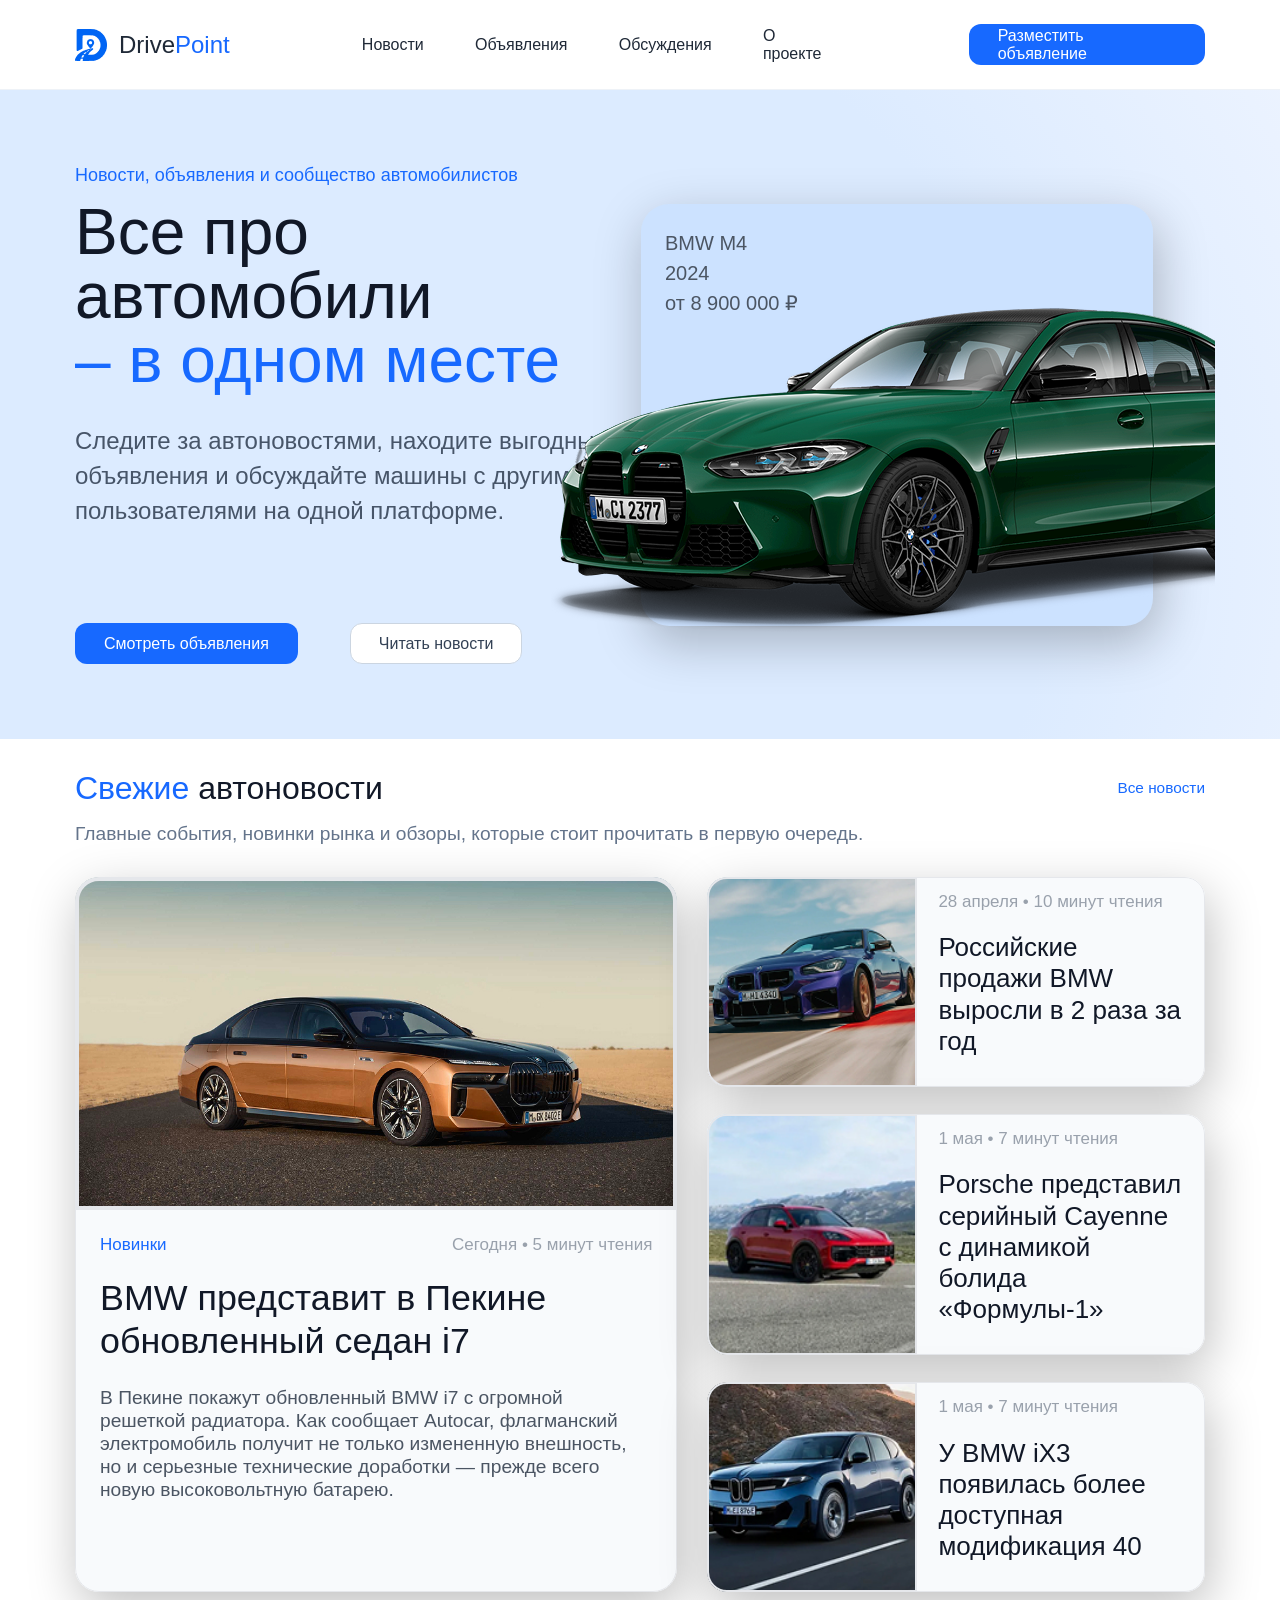
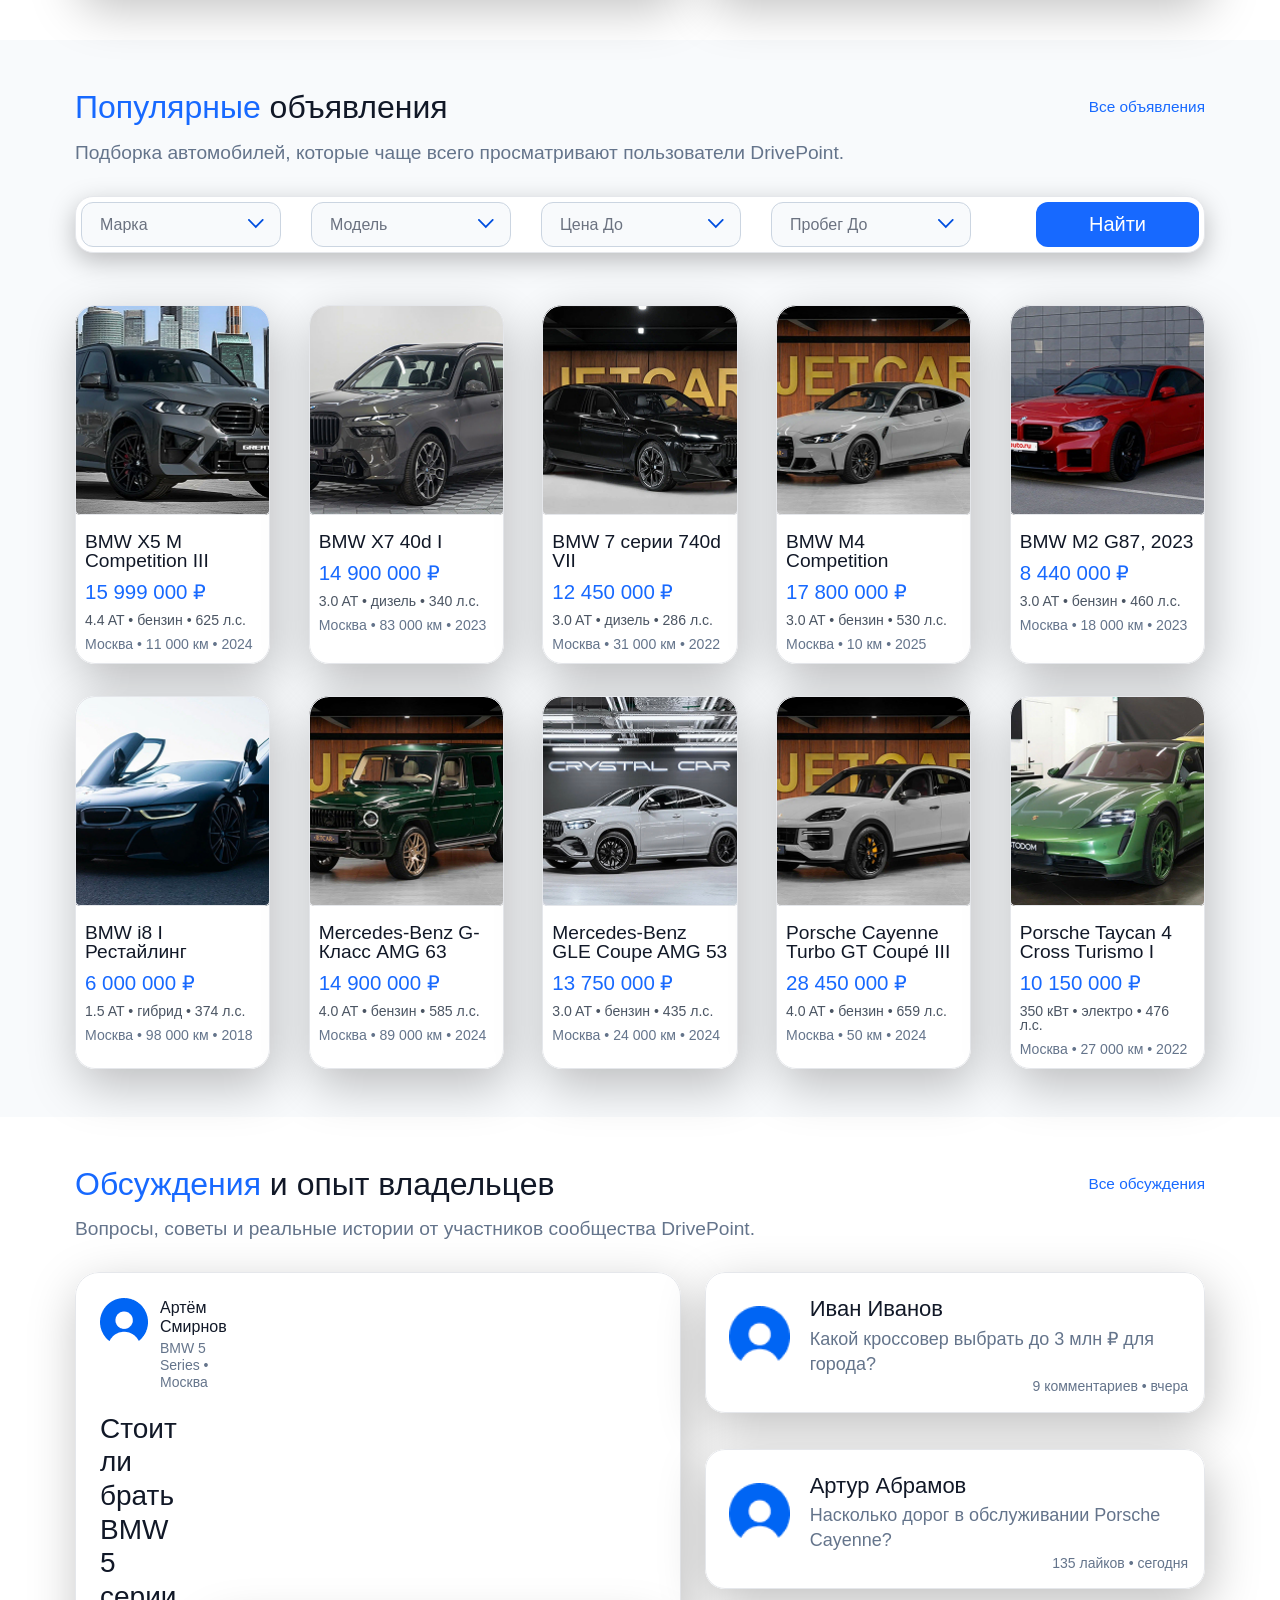
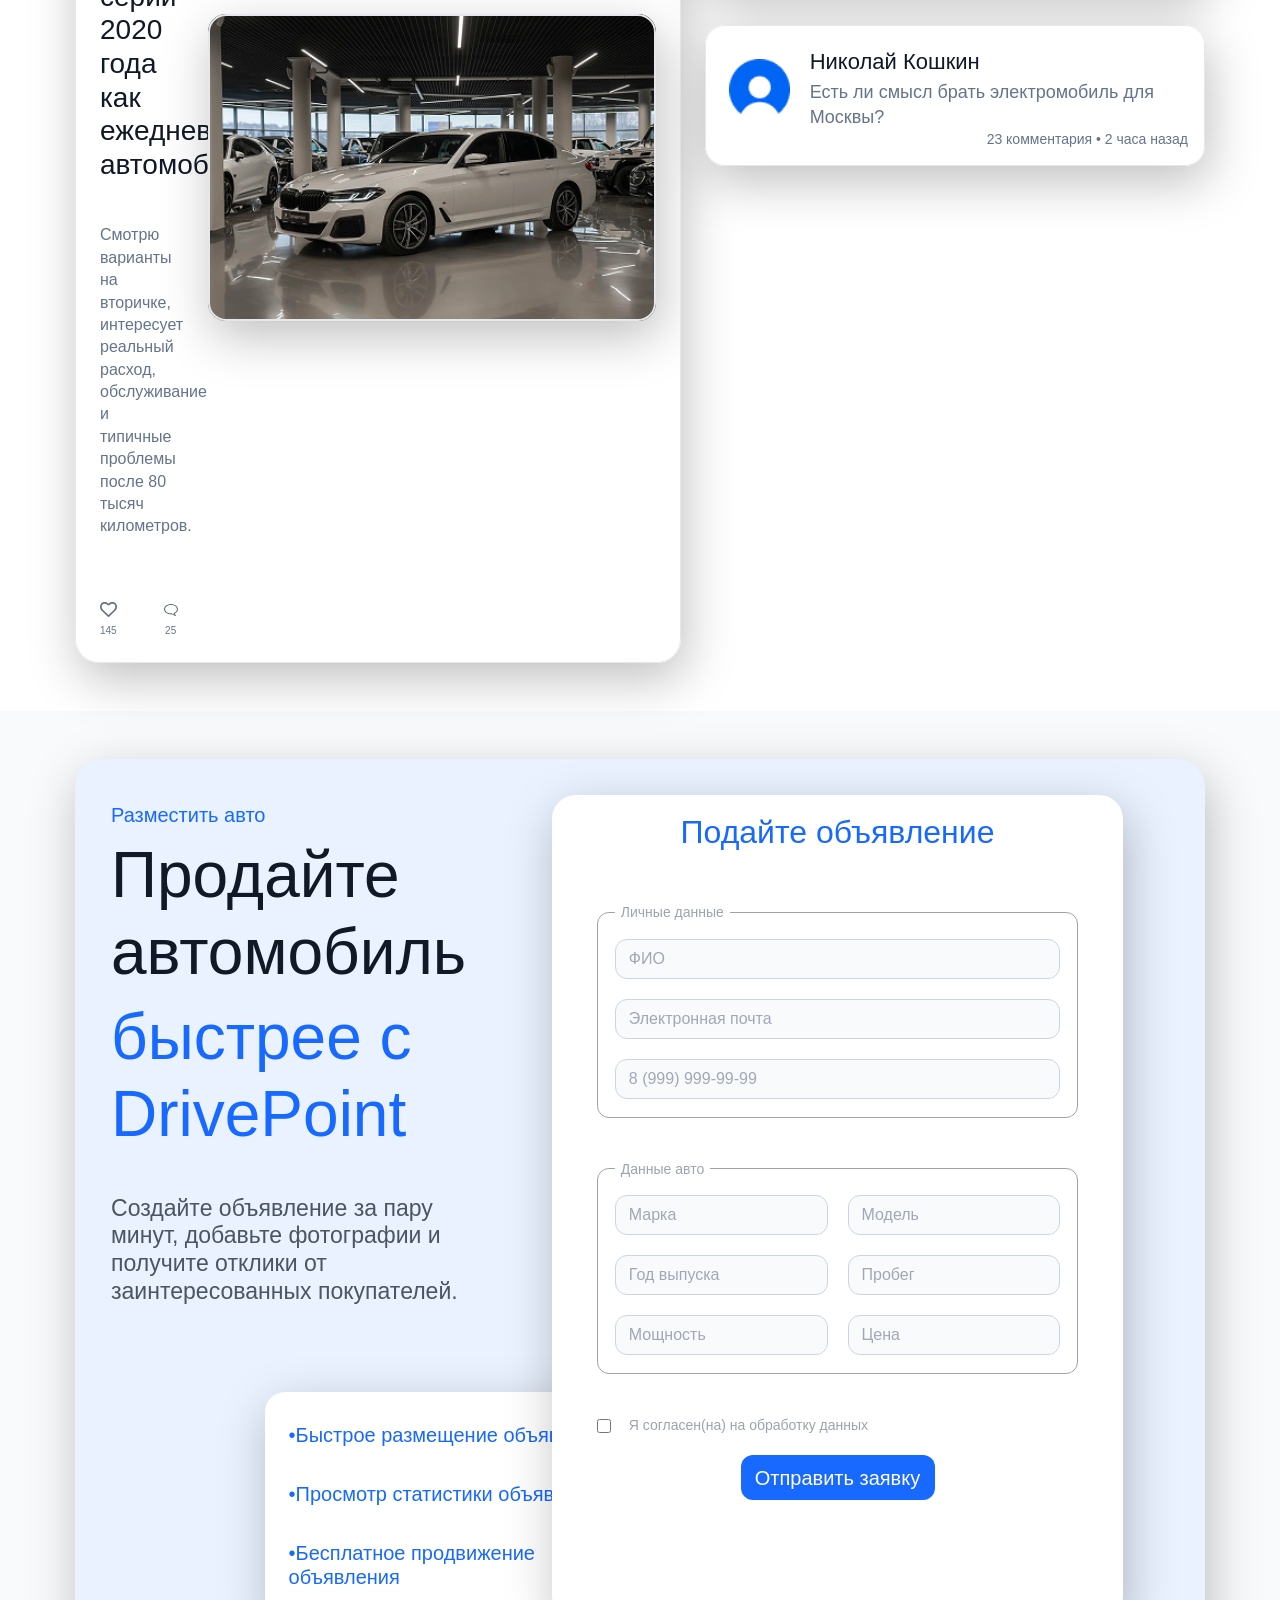
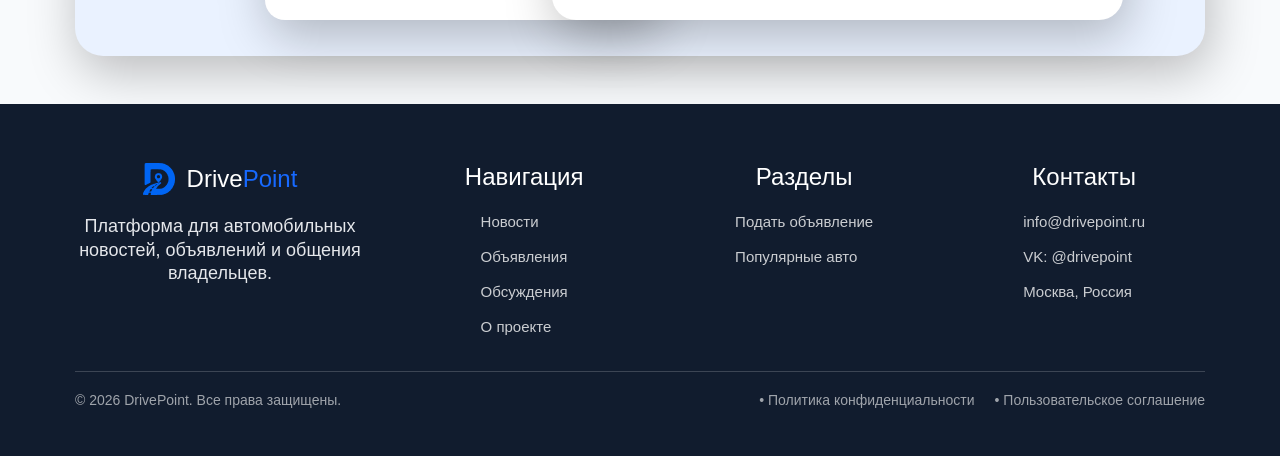
<file: index.html>
<!DOCTYPE html>
<html lang="ru">
    <head>
    <meta charset="UTF-8">
    <meta name="viewport" content="width=device-width, initial-scale=1.0">
    <title>DrivePoint</title>
    <link rel="stylesheet" href="styles/style.css">
    </head>
    <body>
    <header class="header">
        <div class="container header_container">
            <div class="logotype">
                <img src="images/logo.png" alt="DrivePoint" class="logo-image">
                <a href="#" class="logo">Drive<span>Point</span></a>
            </div>
            <nav class="nav">
                <ul class="nav_list">
                <li><a href="#news">Новости</a></li>
                <li><a href="#cars">Объявления</a></li>
                <li><a href="#community">Обсуждения</a></li>
                <li><a href="#about">О проекте</a></li>
                </ul>
            </nav>
            <div class="header_right">
                <a href="#cta" class="button button-primary">Разместить объявление</a>
                <button class="burger" aria-label="Меню">
                    <span></span>
                    <span></span>
                    <span></span>
                </button>
            </div>
        </div>
    </header>
    <main>
        <section class="hero">
            <div class="container">
                <div class="hero_content">
                    <div class="hero_left">
                        <p class="hero_label">Новости, объявления и сообщество автомобилистов</p>
                        <h1 class="hero_title">
                        Все про автомобили
                        <span>– в одном месте</span>
                        </h1>
                        <p class="hero_description">
                        Следите за автоновостями, находите выгодные объявления и обсуждайте
                        машины с другими пользователями на одной платформе.
                        </p>
                        <div class="hero_actions">
                            <a href="#cars" class="button button-primary">Смотреть объявления</a>
                            <a href="#news" class="button button-secondary">Читать новости</a>
                        </div>
                    </div>
                    <div class="hero_right">
                        <div class="hero-card">
                            <p class="hero-card_meta">BMW M4<br >2024<br >от 8 900 000 ₽</p>
                            <img src="images/hero-car.png" alt="BMW M4" class="hero-card_image">
                        </div>
                        <div class="hero_actions">
                            <a href="#cars" class="button button-primary">Смотреть объявления</a>
                            <a href="#news" class="button button-secondary">Читать новости</a>
                        </div>
                    </div>
                </div>
            </div>
        </section>
        
        <section id="news" class="news section">
            <div class="container">
                <div class="section-heading">
                    <div>
                        <h2><span>Свежие</span> автоновости</h2>
                        <p>Главные события, новинки рынка и обзоры, которые стоит прочитать в первую очередь.</p>
                    </div>
                    <a href="#" class="section-link">Все новости</a>
                </div>
                <div class="news-layout">
                    <article class="news-main-card">
                        <div class="news-main-card_media">
                            <img src="images/news-img/news-main.jpg" alt="BMW i7" class="news-main-card_image" >
                        </div>
                        <div class="news-main-card_content">
                            <div class="news-main-card_topline">
                                <span class="news-main-card_tag">Новинки</span>
                                <span class="news-main-card_meta">Сегодня • 5 минут чтения</span>
                            </div>
                            <h3 class="news-main-card_title">BMW представит в Пекине обновленный седан i7</h3>
                            <p class="news-main-card_text">
                                В Пекине покажут обновленный BMW i7 с огромной решеткой радиатора. Как 
                                сообщает Autocar, флагманский электромобиль получит не только измененную 
                                внешность, но и серьезные технические доработки — прежде всего новую 
                                высоковольтную батарею.
                            </p>
                        </div>
                    </article>
                    <div class="news-side-list">
                        <article class="news-side-card">
                            <div class="news-side-card_media">
                                <img src="images/news-img/news-1.jpg" alt="BMW M2" class="news-side-card_image" >
                            </div>
                            <div class="news-side-card_content">
                                <p class="news-side-card_meta">28 апреля • 10 минут чтения</p>
                                <h3 class="news-side-card_title">Российские продажи BMW выросли в 2 раза за год</h3>
                            </div>
                        </article>
                        <article class="news-side-card">
                            <div class="news-side-card_media">
                                <img src="images/news-img/news-2.jpg" alt="Porsche Cayenne" class="news-side-card_image" >
                            </div>
                            <div class="news-side-card_content">
                                <p class="news-side-card_meta">1 мая • 7 минут чтения</p>
                                <h3 class="news-side-card_title">Porsche представил серийный Cayenne с динамикой болида «Формулы-1»</h3>
                            </div>
                        </article>
                        <article class="news-side-card">
                            <div class="news-side-card_media">
                                <img src="images/news-img/news-3.jpg" alt="BMW iX3" class="news-side-card_image" >
                            </div>
                            <div class="news-side-card_content">
                                <p class="news-side-card_meta">1 мая • 7 минут чтения</p>
                                <h3 class="news-side-card_title">У BMW iX3 появилась более доступная модификация 40</h3>
                            </div>
                        </article>
                    </div>
                </div>
            </div>
        </section>

        <section id="cars" class="cars section">
            <div class="container">
                <div class="section-heading">
                    <div>
                        <h2><span>Популярные</span> объявления</h2>
                        <p>Подборка автомобилей, которые чаще всего просматривают пользователи DrivePoint.</p>
                    </div>
                    <a href="#" class="section-link">Все объявления</a>
                </div>
                <div class="cars-toolbar">
                    <div class="cars-toolbar_filters">
                        <select class="cars-filter">
                            <option>Марка</option>
                            <option>BMW</option>
                            <option>Mercedes-Benz</option>
                            <option>Porsche</option>
                        </select>
                        <select class="cars-filter">
                            <option>Модель</option>
                            <option>X5 M</option>
                            <option>X7</option>
                            <option>M4</option>
                            <option>7 серия</option>
                            <option>M2</option>
                            <option>i8</option>
                            <option>G-class</option>
                            <option>GLE Coupe</option>
                            <option>Cayenne</option>
                            <option>Taycan</option>
                        </select>
                        <select class="cars-filter">
                            <option>Цена До</option>
                            <option>10 000 000 ₽</option>
                            <option>15 000 000 ₽</option>
                            <option>20 000 000 ₽</option>
                        </select>
                        <select class="cars-filter">
                            <option>Пробег До</option>
                            <option>10 000 км</option>
                            <option>50 000 км</option>
                            <option>100 000 км</option>
                        </select>
                    </div>
                    <button class="cars-search-button" type="button">Найти</button>
                </div>
                <div class="cars-grid">
                    <article class="car-card">
                        <div class="car-card_media">
                            <img src="images/car-img/car-1.jpg" alt="BMW X5 M Competition III" class="car-card_image" >
                        </div>
                        <div class="car-card_content">
                            <h3 class="car-card_title">BMW X5 M Competition III</h3>
                            <p class="car-card_price">15 999 000 ₽</p>
                            <p class="car-card_specs">4.4 AT • бензин • 625 л.с.</p>
                            <p class="car-card_meta">Москва • 11 000 км • 2024</p>
                        </div>
                    </article>
                    <article class="car-card">
                        <div class="car-card_media">
                            <img src="images/car-img/car-2.jpg" alt="BMW X7 40d I" class="car-card_image" >
                        </div>
                        <div class="car-card_content">
                            <h3 class="car-card_title">BMW X7 40d I</h3>
                            <p class="car-card_price">14 900 000 ₽</p>
                            <p class="car-card_specs">3.0 AT • дизель • 340 л.с.</p>
                            <p class="car-card_meta">Москва • 83 000 км • 2023</p>
                        </div>
                    </article>
                    <article class="car-card">
                        <div class="car-card_media">
                            <img src="images/car-img/car-3.jpg" alt="BMW 7 серии 740d VII" class="car-card_image" >
                        </div>
                        <div class="car-card_content">
                            <h3 class="car-card_title">BMW 7 серии 740d VII</h3>
                            <p class="car-card_price">12 450 000 ₽</p>
                            <p class="car-card_specs">3.0 AT • дизель • 286 л.с.</p>
                            <p class="car-card_meta">Москва • 31 000 км • 2022</p>
                        </div>
                    </article>
                    <article class="car-card">
                        <div class="car-card_media">
                            <img src="images/car-img/car-4.jpg" alt="BMW M4 Competition" class="car-card_image" >
                        </div>
                        <div class="car-card_content">
                            <h3 class="car-card_title">BMW M4 Competition</h3>
                            <p class="car-card_price">17 800 000 ₽</p>
                            <p class="car-card_specs">3.0 AT • бензин • 530 л.с.</p>
                            <p class="car-card_meta">Москва • 10 км • 2025</p>
                        </div>
                    </article>
                    <a href="listing.html" class="car-card">
                        <div class="car-card_media">
                            <img src="images/car-img/car-5.jpg" alt="BMW M2 G87, 2023" class="car-card_image" >
                        </div>
                        <div class="car-card_content">
                            <h3 class="car-card_title">BMW M2 G87, 2023</h3>
                            <p class="car-card_price">8 440 000 ₽</p>
                            <p class="car-card_specs">3.0 AT • бензин • 460 л.с.</p>
                            <p class="car-card_meta">Москва • 18 000 км • 2023</p>
                        </div>
                    </a>
                    <article class="car-card">
                        <div class="car-card_media">
                            <img src="images/car-img/car-6.jpg" alt="BMW i8 I Рестайлинг" class="car-card_image" >
                        </div>
                        <div class="car-card_content">
                            <h3 class="car-card_title">BMW i8 I Рестайлинг</h3>
                            <p class="car-card_price">6 000 000 ₽</p>
                            <p class="car-card_specs">1.5 AT • гибрид • 374 л.с.</p>
                            <p class="car-card_meta">Москва • 98 000 км • 2018</p>
                        </div>
                    </article>
                    <article class="car-card">
                        <div class="car-card_media">
                            <img src="images/car-img/car-7.jpg" alt="Mercedes-Benz G-Класс AMG 63" class="car-card_image" >
                        </div>
                        <div class="car-card_content">
                            <h3 class="car-card_title">Mercedes-Benz G-Класс AMG 63</h3>
                            <p class="car-card_price">14 900 000 ₽</p>
                            <p class="car-card_specs">4.0 AT • бензин • 585 л.с.</p>
                            <p class="car-card_meta">Москва • 89 000 км • 2024</p>
                        </div>
                    </article>
                    <article class="car-card">
                        <div class="car-card_media">
                            <img src="images/car-img/car-8.jpg" alt="Mercedes-Benz GLE Coupe AMG 53" class="car-card_image" >
                        </div>
                        <div class="car-card_content">
                            <h3 class="car-card_title">Mercedes-Benz GLE Coupe AMG 53</h3>
                            <p class="car-card_price">13 750 000 ₽</p>
                            <p class="car-card_specs">3.0 AT • бензин • 435 л.с.</p>
                            <p class="car-card_meta">Москва • 24 000 км • 2024</p>
                        </div>
                    </article>
                    <article class="car-card">
                        <div class="car-card_media">
                            <img src="images/car-img/car-9.jpg" alt="Porsche Cayenne Turbo GT Coupé III" class="car-card_image" >
                        </div>
                        <div class="car-card_content">
                            <h3 class="car-card_title">Porsche Cayenne Turbo GT Coupé III</h3>
                            <p class="car-card_price">28 450 000 ₽</p>
                            <p class="car-card_specs">4.0 AT • бензин • 659 л.с.</p>
                            <p class="car-card_meta">Москва • 50 км • 2024</p>
                        </div>
                    </article>

                    <article class="car-card">
                        <div class="car-card_media">
                            <img src="images/car-img/car-10.jpg" alt="Porsche Taycan 4 Cross Turismo I" class="car-card_image" >
                        </div>
                        <div class="car-card_content">
                            <h3 class="car-card_title">Porsche Taycan 4 Cross Turismo I</h3>
                            <p class="car-card_price">10 150 000 ₽</p>
                            <p class="car-card_specs">350 кВт • электро • 476 л.с.</p>
                            <p class="car-card_meta">Москва • 27 000 км • 2022</p>
                        </div>
                    </article>
                </div>
            </div>
        </section>

        <section id="community" class="community section">
            <div class="container">
                <div class="section-heading">
                    <div>
                        <h2><span>Обсуждения</span> и опыт владельцев</h2>
                        <p>Вопросы, советы и реальные истории от участников сообщества DrivePoint.</p>
                    </div>
                    <a href="#" class="section-link">Все обсуждения</a>
                </div>
                <div class="community-layout">
                    <article class="community-featured-card">
                        <div class="community-featured-card_content">
                            <div class="community-author">
                                <div class="community-author_avatar">
                                    <img src="images/avatar.png" alt="Артём Смирнов" >
                                </div>
                                <div class="community-author_info">
                                    <h3 class="community-author_name">Артём Смирнов</h3>
                                    <p class="community-author_meta">BMW 5 Series • Москва</p>
                                </div>
                            </div>
                            <h3 class="community-featured-card_title">
                                Стоит ли брать BMW 5 серии 2020 года как ежедневный автомобиль?
                            </h3>
                            <p class="community-featured-card_text">
                                Смотрю варианты на вторичке, интересует реальный расход, обслуживание
                                и типичные проблемы после 80 тысяч километров.
                            </p>
                            <div class="community-featured-card_stats">
                                <div class="community-stat">
                                    <img src="images/like.svg" alt="Лайки" class="community-stat_icon" >
                                    <span class="community-stat_value">145</span>
                                </div>
                                <div class="community-stat">
                                    <img src="images/comment.svg" alt="Комментарии" class="community-stat_icon" >
                                    <span class="community-stat_value">25</span>
                                </div>
                            </div>
                        </div>
                        <div class="community-featured-card_media">
                            <img src="images/community-main.jpg" alt="BMW 5 серии" class="community-featured-card_image" >
                        </div>
                    </article>
                    <div class="community-side-list">
                        <article class="community-side-card">
                            <div class="community-side-card_main">
                                <div class="community-author">
                                    <div class="community-author_avatar-l">
                                        <img src="images/avatar.png" alt="Иван Иванов" >
                                    </div>

                                    <div class="community-author_info">
                                        <h3 class="community-author_name">Иван Иванов</h3>
                                        <p class="community-side-card_title">Какой кроссовер выбрать до 3 млн ₽ для города?</p>
                                    </div>
                                </div>
                            </div>
                            <p class="community-side-card_meta">9 комментариев • вчера</p>
                        </article>
                        <article class="community-side-card">
                            <div class="community-side-card_main">
                                <div class="community-author">
                                    <div class="community-author_avatar-l">
                                        <img src="images/avatar.png" alt="Артур Абрамов" >
                                    </div>

                                    <div class="community-author_info">
                                        <h3 class="community-author_name">Артур Абрамов</h3>
                                        <p class="community-side-card_title">Насколько дорог в обслуживании Porsche Cayenne?</p>
                                    </div>
                                </div>
                            </div>
                            <p class="community-side-card_meta">135 лайков • сегодня</p>
                        </article>
                        <article class="community-side-card">
                            <div class="community-side-card_main">
                                <div class="community-author">
                                    <div class="community-author_avatar-l">
                                        <img src="images/avatar.png" alt="Николай Кошкин" >
                                    </div>

                                    <div class="community-author_info">
                                        <h3 class="community-author_name">Николай Кошкин</h3>
                                        <p class="community-side-card_title">Есть ли смысл брать электромобиль для Москвы?</p>
                                    </div>
                                </div>
                            </div>
                            <p class="community-side-card_meta">23 комментария • 2 часа назад</p>
                        </article>
                    </div>
                </div>
            </div>
        </section>

        <section id="cta" class="cta section">
            <div class="container">
                <div class="cta_wrapper">
                    <div class="cta_left">
                        <p class="cta_label">Разместить авто</p>
                        <h2 class="cta_title">
                            Продайте автомобиль
                            <span>быстрее с DrivePoint</span>
                        </h2>
                        <p class="cta_description">
                            Создайте объявление за пару минут, добавьте фотографии и получите
                            отклики от заинтересованных покупателей.
                        </p>
                        <div class="cta_benefits">
                            <ul class="cta_benefits-list">
                                <li>•Быстрое размещение объявления</li>
                                <li>•Просмотр статистики объявления</li>
                                <li>•Бесплатное продвижение объявления</li>
                            </ul>
                        </div>
                    </div>
                    <div class="cta_right">
                        <form class="form-card">
                            <h3 class="form-card_title">Подайте объявление</h3>
                            <fieldset class="form-section">
                                <legend>Личные данные</legend>
                                <div class="form-fields form-fields-single">
                                    <input type="text" name="name" placeholder="ФИО" >
                                    <input type="email" name="email" placeholder="Электронная почта" >
                                    <input type="tel" name="phone" placeholder="8 (999) 999-99-99" >
                                </div>
                            </fieldset>
                            <fieldset class="form-section">
                                <legend>Данные авто</legend>
                                <div class="form-fields form-fields-grid">
                                    <input type="text" name="brand" placeholder="Марка" >
                                    <input type="text" name="model" placeholder="Модель" >
                                    <input type="text" name="year" placeholder="Год выпуска" >
                                    <input type="text" name="mileage" placeholder="Пробег" >
                                    <input type="text" name="power" placeholder="Мощность" >
                                    <input type="text" name="price" placeholder="Цена" >
                                </div>
                            </fieldset>
                            <label class="form-checkbox">
                                <input type="checkbox" name="agreement" >
                                <span>Я согласен(на) на обработку данных</span>
                            </label>
                            <button type="submit" class="form-submit">
                                Отправить заявку
                            </button>
                        </form>
                    </div>
                </div>
            </div>
        </section>
    </main>

    <footer class="footer" id="about">
        <div class="container">
            <div class="footer_top">
                <div class="footer_column footer_column-brand">
                    <div class="logotype-footer">
                        <img src="images/logo.png" alt="DrivePoint" class="logo-footer_image" >
                        <a href="#" class="logo-footer">Drive<span>Point</span></a>
                    </div>
                    <p class="footer_description">
                        Платформа для автомобильных новостей, объявлений и общения владельцев.
                    </p>
                </div>
                <div class="footer_column">
                    <h3>Навигация</h3>
                    <ul>
                        <li><a href="#news">Новости</a></li>
                        <li><a href="#cars">Объявления</a></li>
                        <li><a href="#community">Обсуждения</a></li>
                        <li><a href="#about">О проекте</a></li>
                    </ul>
                </div>

                <div class="footer_column">
                    <h3>Разделы</h3>
                    <ul>
                        <li><a href="#cta">Подать объявление</a></li>
                        <li><a href="#cars">Популярные авто</a></li>
                    </ul>
                </div>

                <div class="footer_column">
                    <h3>Контакты</h3>
                    <ul>
                        <li><a href="mailto:info@drivepoint.ru">info@drivepoint.ru</a></li>
                        <li><a href="#about">VK: @drivepoint</a></li>
                        <li><span>Москва, Россия</span></li>
                    </ul>
                </div>
            </div>
            <div class="footer_bottom">
                <p>© 2026 DrivePoint. Все права защищены.</p>
                <div class="footer_links">
                    <a href="#about"> • Политика конфиденциальности</a>
                    <a href="#about"> • Пользовательское соглашение</a>
                </div>
            </div>
        </div>
    </footer>
    </body>
</html>
</file>
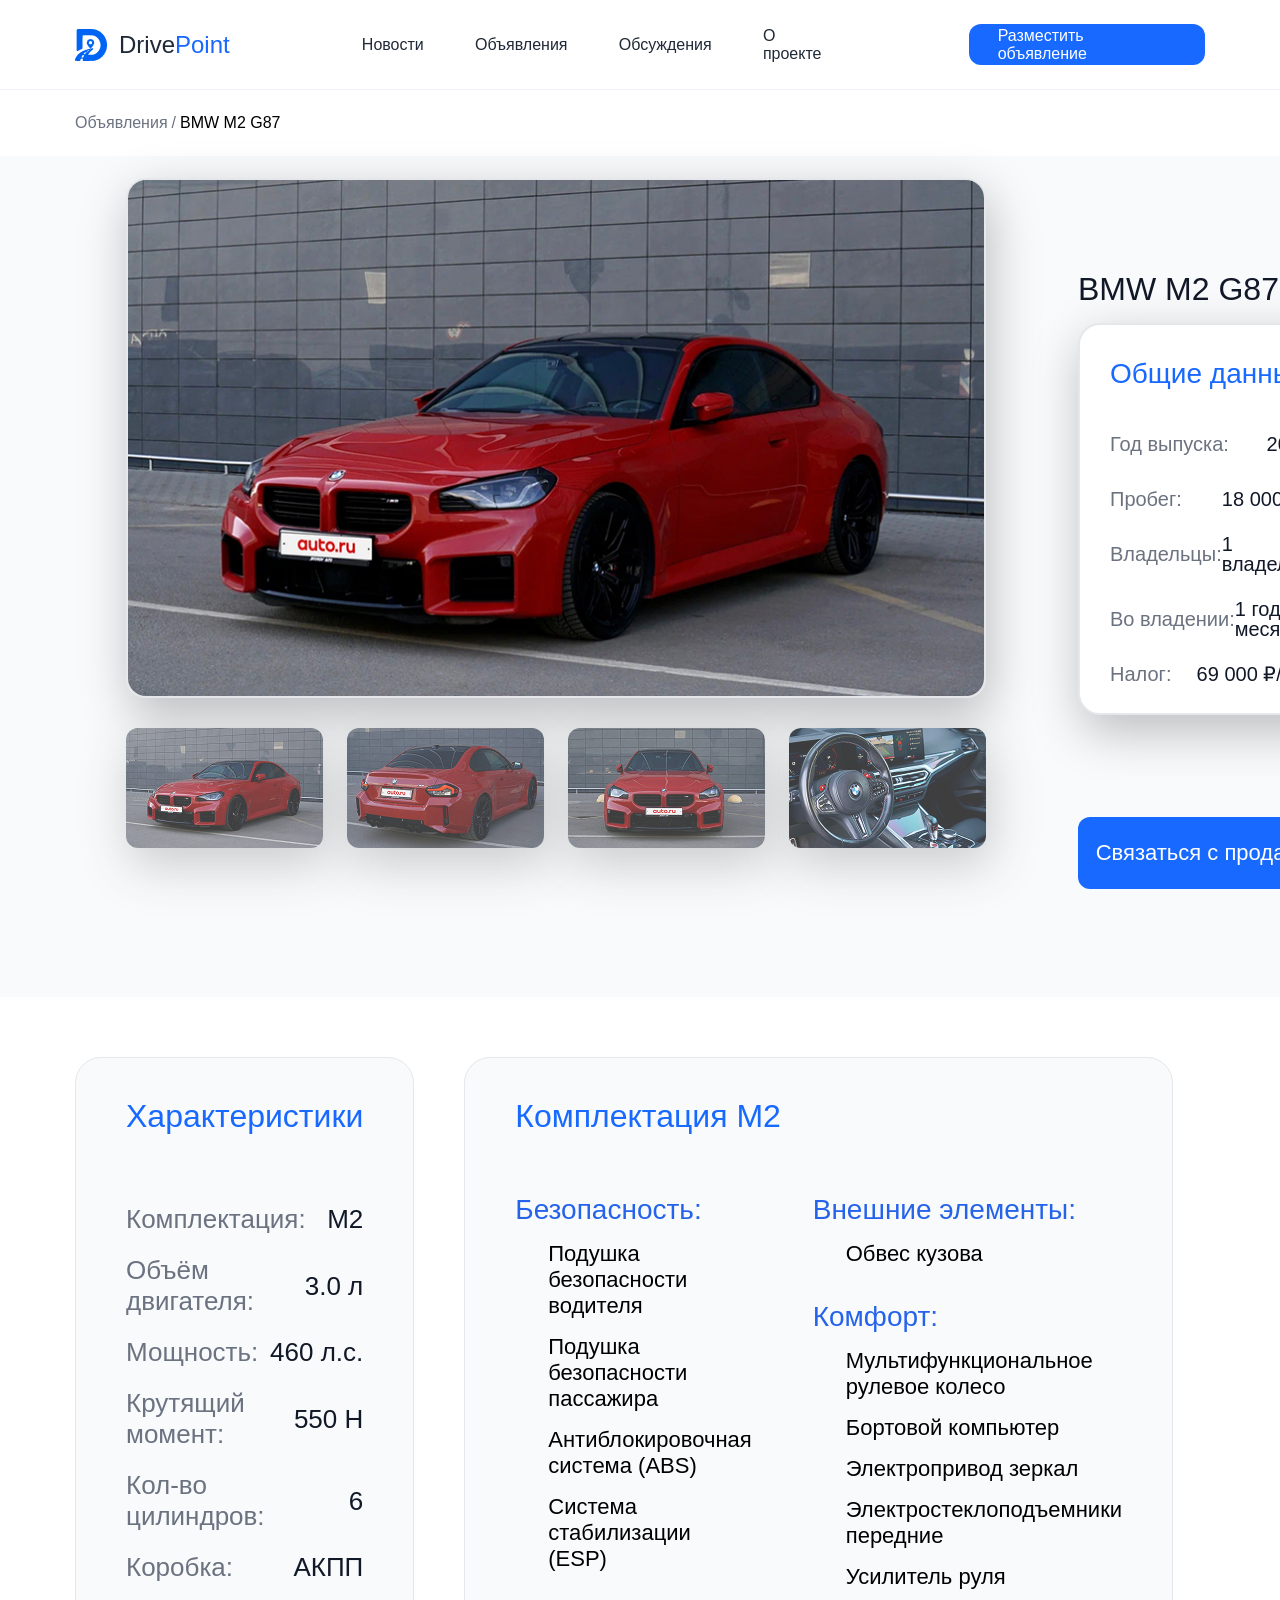
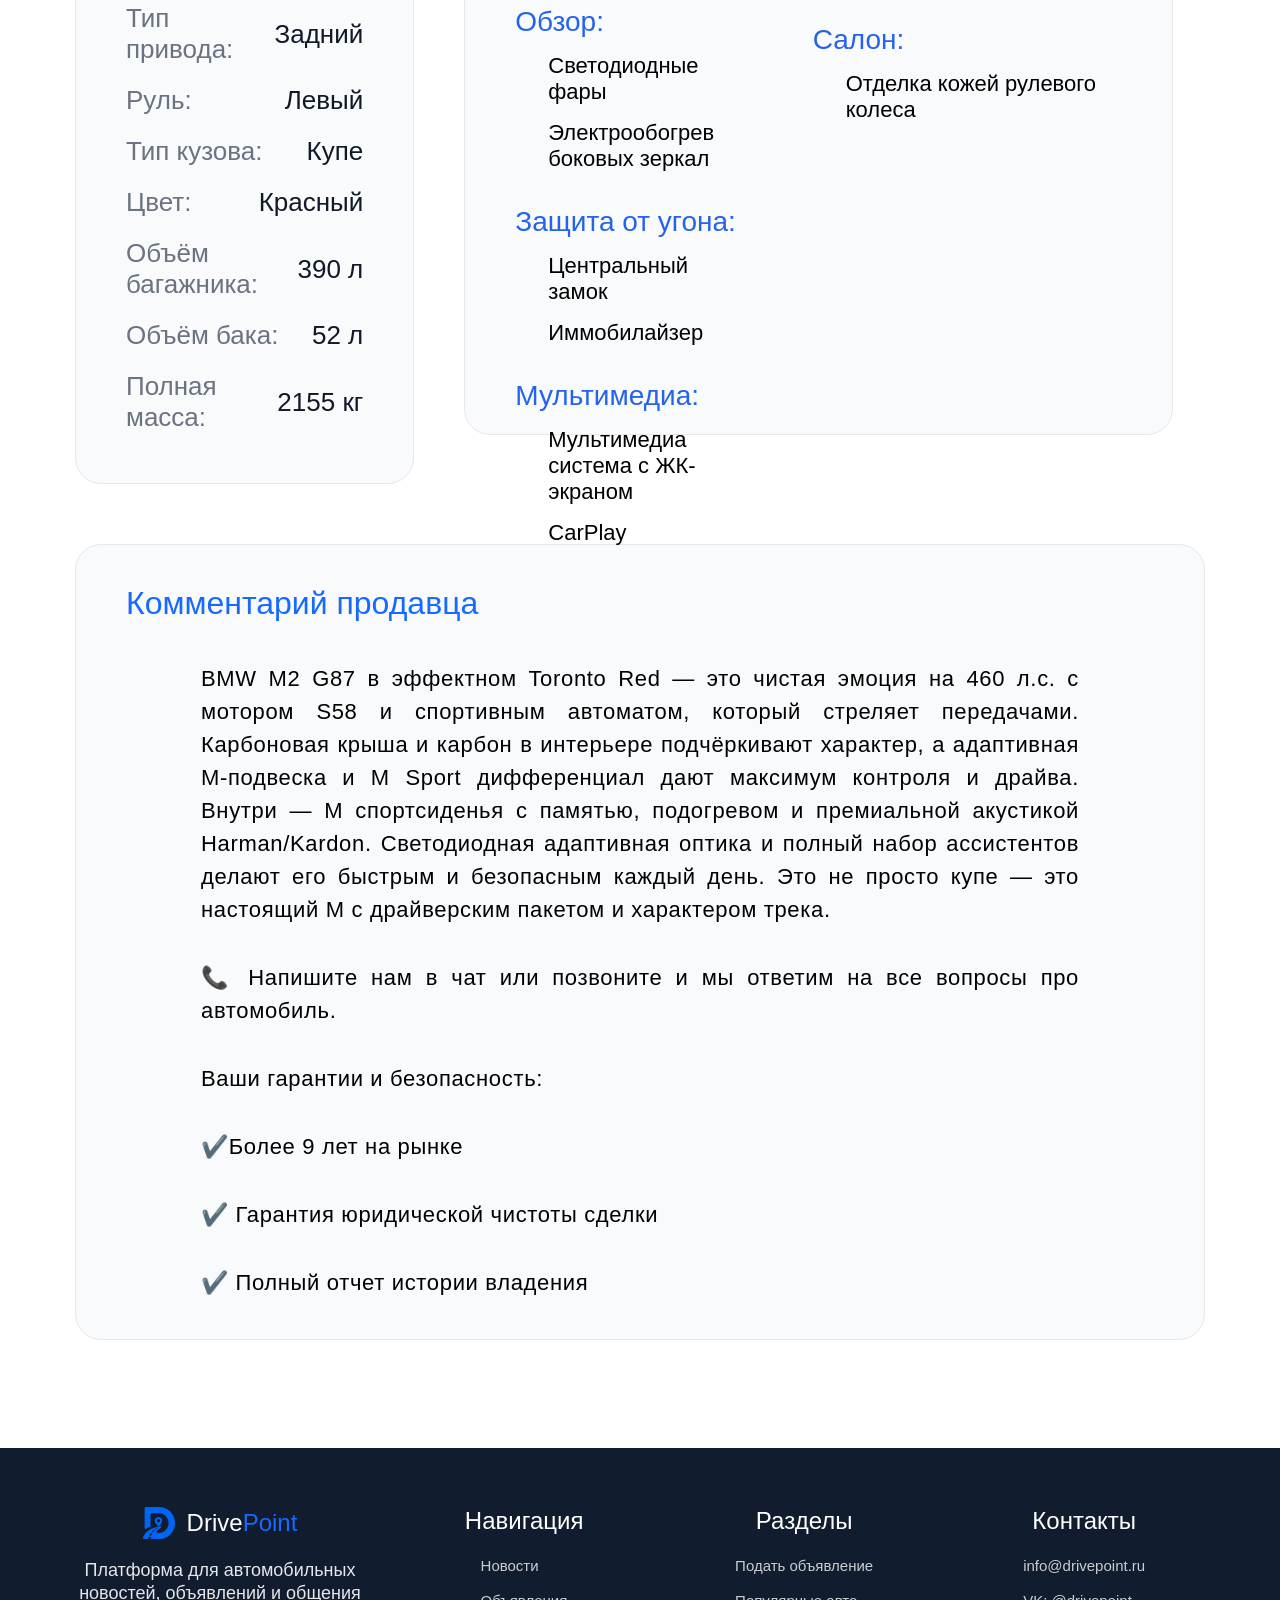
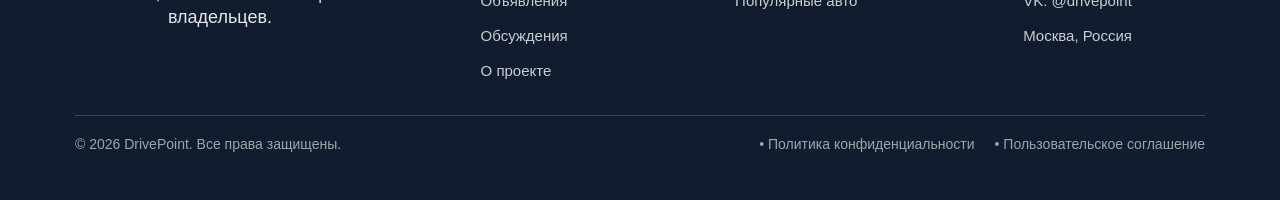
<file: listing.html>
<!DOCTYPE html>
<html lang="ru">
    <head>
    <meta charset="UTF-8">
    <meta name="viewport" content="width=device-width, initial-scale=1.0">
    <title>BMW M2 G87, 2023 — DrivePoint</title>
    <link rel="stylesheet" href="styles/style.css">
    </head>
    <body>
    <header class="header">
        <div class="container header_container">
            <div class="logotype">
                <img src="images/logo.png" alt="DrivePoint" class="logo-image">
                <a href="index.html" class="logo">Drive<span>Point</span></a>
            </div>
            <nav class="nav">
                <ul class="nav_list">
                <li><a href="index.html#news">Новости</a></li>
                <li><a href="index.html#cars">Объявления</a></li>
                <li><a href="index.html#community">Обсуждения</a></li>
                <li><a href="index.html#about">О проекте</a></li>
                </ul>
            </nav>
            <div class="header_right">
                <a href="index.html#cta" class="button button-primary">Разместить объявление</a>
                <button class="burger" aria-label="Меню">
                    <span></span>
                    <span></span>
                    <span></span>
                </button>
            </div>
        </div>
    </header>

    <main>
        <div class="container">
            <nav class="breadcrumb">
                <a href="index.html#cars">Объявления</a>
                <span class="breadcrumb_sep">/</span>
                <span class="breadcrumb_current">BMW M2 G87</span>
            </nav>
        </div>
        <section class="listing">
            <div class="container">
                <div class="listing_layout">
                    <div class="listing_gallery">
                        <div class="listing_main-photo">
                            <img src="images/listing/m2-1.jpg" alt="BMW M2 G87" class="listing_main-image" >
                        </div>
                        <div class="listing_thumbs">
                            <img src="images/listing/m2-2.jpg" alt="BMW M2 G87" class="listing_thumb" >
                            <img src="images/listing/m2-3.jpg" alt="BMW M2 G87" class="listing_thumb" >
                            <img src="images/listing/m2-4.jpg" alt="BMW M2 G87" class="listing_thumb" >
                            <img src="images/listing/m2-5.jpg" alt="BMW M2 G87" class="listing_thumb" >
                        </div>
                    </div>
                    <div class="listing_info">
                        <div class="listing_header">
                            <h1 class="listing_title">BMW M2 G87, 2023</h1>
                            <div class="listing_price-block">
                                <span class="listing_badge">Справедливая цена</span>
                                <p class="listing_price">8 140 000 ₽</p>
                            </div>
                        </div>
                        <div class="listing_data-card">
                            <h2 class="listing_data-title">Общие данные:</h2>
                            <div class="listing_data-grid">
                                <div class="listing_data-row">
                                    <span class="listing_data-label">Год выпуска:</span>
                                    <span class="listing_data-value">2023</span>
                                </div>
                                <div class="listing_data-row">
                                    <span class="listing_data-label">Состояние:</span>
                                    <span class="listing_data-value">Не требует ремонта</span>
                                </div>
                                <div class="listing_data-row">
                                    <span class="listing_data-label">Пробег:</span>
                                    <span class="listing_data-value">18 000 км</span>
                                </div>
                                <div class="listing_data-row">
                                    <span class="listing_data-label">ПТС:</span>
                                    <span class="listing_data-value">Оригинал</span>
                                </div>
                                <div class="listing_data-row">
                                    <span class="listing_data-label">Владельцы:</span>
                                    <span class="listing_data-value">1 владелец</span>
                                </div>
                                <div class="listing_data-row">
                                    <span class="listing_data-label">Таможня:</span>
                                    <span class="listing_data-value">Растаможен</span>
                                </div>
                                <div class="listing_data-row">
                                    <span class="listing_data-label">Во владении:</span>
                                    <span class="listing_data-value">1 год 2 месяца</span>
                                </div>
                                <div class="listing_data-row">
                                    <span class="listing_data-label">Обмен:</span>
                                    <span class="listing_data-value">Не рассматривается</span>
                                </div>
                                <div class="listing_data-row">
                                    <span class="listing_data-label">Налог:</span>
                                    <span class="listing_data-value">69 000 ₽/год</span>
                                </div>
                                <div class="listing_data-row">
                                    <span class="listing_data-label">Госномер:</span>
                                    <span class="listing_data-value">*******I196</span>
                                </div>
                            </div>
                        </div>
                        <div class="listing_actions">
                            <button class="button button-primary listing_btn-1">Связаться с продавцом</button>
                            <button class="button button-secondary listing_btn">Добавить в избранное</button>
                        </div>
                    </div>
                </div>
            </div>
        </section>
        <section class="listing-details">
            <div class="container">
                <div class="listing-details_layout">
                    <div class="listing-details_card">
                        <h2 class="listing-details_title">Характеристики</h2>
                        <div class="listing-specs">
                            <div class="listing-specs_row">
                                <span class="listing-specs_label">Комплектация:</span>
                                <span class="listing-specs_value">M2</span>
                            </div>
                            <div class="listing-specs_row">
                                <span class="listing-specs_label">Объём двигателя:</span>
                                <span class="listing-specs_value">3.0 л</span>
                            </div>
                            <div class="listing-specs_row">
                                <span class="listing-specs_label">Мощность:</span>
                                <span class="listing-specs_value">460 л.с.</span>
                            </div>
                            <div class="listing-specs_row">
                                <span class="listing-specs_label">Крутящий момент:</span>
                                <span class="listing-specs_value">550 Н</span>
                            </div>
                            <div class="listing-specs_row">
                                <span class="listing-specs_label">Кол-во цилиндров:</span>
                                <span class="listing-specs_value">6</span>
                            </div>
                            <div class="listing-specs_row">
                                <span class="listing-specs_label">Коробка:</span>
                                <span class="listing-specs_value">АКПП</span>
                            </div>
                            <div class="listing-specs_row">
                                <span class="listing-specs_label">Тип привода:</span>
                                <span class="listing-specs_value">Задний</span>
                            </div>
                            <div class="listing-specs_row">
                                <span class="listing-specs_label">Руль:</span>
                                <span class="listing-specs_value">Левый</span>
                            </div>
                            <div class="listing-specs_row">
                                <span class="listing-specs_label">Тип кузова:</span>
                                <span class="listing-specs_value">Купе</span>
                            </div>
                            <div class="listing-specs_row">
                                <span class="listing-specs_label">Цвет:</span>
                                <span class="listing-specs_value">Красный</span>
                            </div>
                            <div class="listing-specs_row">
                                <span class="listing-specs_label">Объём багажника:</span>
                                <span class="listing-specs_value">390 л</span>
                            </div>
                            <div class="listing-specs_row">
                                <span class="listing-specs_label">Объём бака:</span>
                                <span class="listing-specs_value">52 л</span>
                            </div>
                            <div class="listing-specs_row">
                                <span class="listing-specs_label">Полная масса:</span>
                                <span class="listing-specs_value">2155 кг</span>
                            </div>
                        </div>
                    </div>
                    <div class="listing-details_card">
                        <h2 class="listing-details_title">Комплектация M2</h2>
                        <div class="listing-equipment">
                            <div class="listing-equipment_col">
                                <h3 class="listing-equipment_group">Безопасность:</h3>
                                <ul class="listing-equipment_list">
                                    <li>Подушка безопасности водителя</li>
                                    <li>Подушка безопасности пассажира</li>
                                    <li>Антиблокировочная система (ABS)</li>
                                    <li>Система стабилизации (ESP)</li>
                                </ul>
                                <h3 class="listing-equipment_group">Обзор:</h3>
                                <ul class="listing-equipment_list">
                                    <li>Светодиодные фары</li>
                                    <li>Электрообогрев боковых зеркал</li>
                                </ul>
                                <h3 class="listing-equipment_group">Защита от угона:</h3>
                                <ul class="listing-equipment_list">
                                    <li>Центральный замок</li>
                                    <li>Иммобилайзер</li>
                                </ul>
                                <h3 class="listing-equipment_group">Мультимедиа:</h3>
                                <ul class="listing-equipment_list">
                                    <li>Мультимедиа система с ЖК-экраном</li>
                                    <li>CarPlay</li>
                                </ul>
                            </div>
                            <div class="listing-equipment_col">
                                <h3 class="listing-equipment_group">Внешние элементы:</h3>
                                <ul class="listing-equipment_list">
                                    <li>Обвес кузова</li>
                                </ul>
                                <h3 class="listing-equipment_group">Комфорт:</h3>
                                <ul class="listing-equipment_list">
                                    <li>Мультифункциональное рулевое колесо</li>
                                    <li>Бортовой компьютер</li>
                                    <li>Электропривод зеркал</li>
                                    <li>Электростеклоподъемники передние</li>
                                    <li>Усилитель руля</li>
                                </ul>
                                <h3 class="listing-equipment_group">Салон:</h3>
                                <ul class="listing-equipment_list">
                                    <li>Отделка кожей рулевого колеса</li>
                                </ul>
                            </div>
                        </div>
                    </div>
                </div>
            </div>
        </section>
        <section class="listing-seller">
            <div class="container">
                <div class="listing-seller_card">
                    <h2 class="listing-seller_title">Комментарий продавца</h2>
                    <div class="listing-seller_text">
                        <p>BMW M2 G87 в эффектном Toronto Red — это чистая эмоция на 460 л.с. с мотором S58 и спортивным автоматом, который стреляет 
                            передачами. Карбоновая крыша и карбон в интерьере подчёркивают характер, а адаптивная M-подвеска и M Sport дифференциал дают 
                            максимум контроля и драйва. Внутри — M спортсиденья с памятью, подогревом и премиальной акустикой Harman/Kardon. 
                            Светодиодная адаптивная оптика и полный набор ассистентов делают его быстрым и безопасным каждый день. Это не просто купе — 
                            это настоящий M с драйверским пакетом и характером трека.
                        </p>
                        <p>📞 Напишите нам в чат или позвоните и мы ответим на все вопросы про автомобиль.</p>
                        <p>Ваши гарантии и безопасность:</p>
                        <p>✔️Более 9 лет на рынке</p>
                        <p>✔️ Гарантия юридической чистоты сделки</p>
                        <p>✔️ Полный отчет истории владения</p>
                    </div>
                </div>
            </div>
        </section>
    </main>

    <footer class="footer" id="about">
        <div class="container">
            <div class="footer_top">
                <div class="footer_column footer_column-brand">
                    <div class="logotype-footer">
                        <img src="images/logo.png" alt="DrivePoint" class="logo-footer_image" >
                        <a href="index.html" class="logo-footer">Drive<span>Point</span></a>
                    </div>
                    <p class="footer_description">
                        Платформа для автомобильных новостей, объявлений и общения владельцев.
                    </p>
                </div>
                <div class="footer_column">
                    <h3>Навигация</h3>
                    <ul>
                        <li><a href="index.html#news">Новости</a></li>
                        <li><a href="index.html#cars">Объявления</a></li>
                        <li><a href="index.html#community">Обсуждения</a></li>
                        <li><a href="index.html#about">О проекте</a></li>
                    </ul>
                </div>
                <div class="footer_column">
                    <h3>Разделы</h3>
                    <ul>
                        <li><a href="index.html#cta">Подать объявление</a></li>
                        <li><a href="index.html#cars">Популярные авто</a></li>
                    </ul>
                </div>
                <div class="footer_column">
                    <h3>Контакты</h3>
                    <ul>
                        <li><a href="mailto:info@drivepoint.ru">info@drivepoint.ru</a></li>
                        <li><a href="#">VK: @drivepoint</a></li>
                        <li><span>Москва, Россия</span></li>
                    </ul>
                </div>
            </div>
            <div class="footer_bottom">
                <p>© 2026 DrivePoint. Все права защищены.</p>
                <div class="footer_links">
                    <a href="#"> • Политика конфиденциальности</a>
                    <a href="#"> • Пользовательское соглашение</a>
                </div>
            </div>
        </div>
    </footer>
    </body>
</html>
</file>
<file: styles/style.css>
@import url('https://fonts.googleapis.com/css2?family=Manrope:wght@200..800&display=swap');

:root {
  --container-main-width: 1920px;
  --container-main-padding: 75px;

  --color-primary: #1769ff;
  --color-primary-dark: #0f56d9;
  --color-text: #111827;
  --color-text-muted: #64748b;
  --color-border: #d9e3f0;
  --color-bg-soft: #f8fbff;
  --color-bg-accent: #eaf3ff;
  --color-white: #ffffff;
  --color-footer: #111c2e;

  --shadow-card: 4px 16px 50px rgba(0, 0, 0, 0.25);
  --shadow-soft: 0 10px 30px rgba(15, 23, 42, 0.08);

  --radius-lg: 24px;
  --radius-md: 18px;
  --radius-sm: 12px;
}

*, *::before, *::after {
  box-sizing: border-box;
}

html {
  scroll-behavior: smooth;
}

body {
  margin: 0;
  font-family: "Inter", sans-serif;
  color: #1e293b;
  background-color: #ffffff;
}

img {
  display: block;
  max-width: 100%;
}

a {
  color: inherit;
  text-decoration: none;
  font-weight: 300;
}

button,
input,
select,
textarea {
  font: inherit;
}

ul {
  margin: 0;
  padding: 0;
  list-style: none;
}

h1,
h2,
h3,
h4,
p {
  margin: 0;
}

.container {
  width: min(var(--container-main-width), calc(100% - (var(--container-main-padding) * 2)));
  margin: 0 auto;
}

.section {
  padding: 48px 0;
}

.header {
  border-bottom: 1px solid #eef2f7;
  background-color: #ffffff;
}

.header_container {
  min-height: 89px;
  display: flex;
  align-items: center;
  justify-content: space-between;
  gap: clamp(20px, 10vw, 386px);
}

.logotype {
  display: flex;
  align-items: center;
  gap: 12px;
}

.logo-image {
  width: 32px;
  height: 32px;
  object-fit: contain;
  display: block;
}

.logo {
  font-size: 24px;
  font-weight: 400;
  color: #1F2937;
}

.logo-footer {
  font-size: 24px !important;
  font-weight: 400 !important;
  color: #ffffff !important;
}

.nav_list {
  padding: 5px;
  display: flex;
  align-items: center;
  gap: clamp(12px, 4vw, 80px);
}

.nav_list a {
  font-size: 16px;
  font-weight: 300;
  color: #1F2937;
}

.button {
  display: inline-flex;
  align-items: center;
  justify-content: center;
  min-height: 41px;
  padding: 0 28px;
  border-radius: 12px;
  border: 1px solid transparent;
  font-size: 16px;
  font-weight: 500;
  transition: 0.2s ease;
}

.button-primary {
  color: #ffffff;
  background-color: var(--color-primary);
}

.button-primary:hover {
  background-color: var(--color-primary-dark);
}

.button-secondary {
  color: #334155;
  background-color: #ffffff;
  border-color: #cbd5e1;
}

.header_right {
  display: flex;
  align-items: center;
}

.burger {
  display: none;
}

.hero {
  background: radial-gradient(
        ellipse 84% 150% at 31% 69%,
        #dcebff 61%,
        #eef4ff 100%
    );

}
.hero .container {
  padding-left: 0px;
  padding-right: 52px;
  padding-top:75px;
  padding-bottom: 75px;
}

.hero_content {
  display: flex;
  justify-content: space-between;
  align-items: center;
}

.hero_left {
  max-width: 868px;
}

.hero_label,
.cta_label {
  margin-bottom: 14px;
  font-size: 18px;
  font-weight: 400;
  color: var(--color-primary);
}

.hero_title {
  margin-bottom: 32px;
  max-width: 865px;
  font-size: clamp(28px, 5vw, 75px);
  line-height: 1.00;
  font-weight: 400;
  color: var(--color-text);
}

.hero_title span{
    display: block;
    color: var(--color-primary);
}

.logo span {
  color: var(--color-primary);
}

.hero_description {
  max-width: 865px;
  margin-bottom: 95px;
  font-size: 24px;
  line-height: 1.45;
  color: #475569;
  font-weight: 300;
}

.hero_actions {
  display: flex;
  gap: 52px;
}

.hero_right {
  position: relative;
  flex-shrink: 0;
  width: min(575px, 40vw);
  height: min(468px, 33vw);
  overflow: visible;
}

.hero_right .hero_actions {
    display: none;
}

.hero-card {
  position: relative;
  width: min(575px, 40vw);
  height: min(468px, 33vw);
  padding: 24px;
  border-radius: 28px;
  background-color: #CCE2FF;
  box-shadow: var(--shadow-card);
  overflow: visible;
}

.hero-card_meta {
  position: relative;
  z-index: 2;
  margin-bottom: 20px;
  font-size: 20px;
  font-weight: 300;
  line-height: 1.5;
  color: #4B5563;
}

.section-heading {
  display: flex;
  align-items: flex-start;
  justify-content: space-between;
  gap: 24px;
  margin-bottom: 32px;
}

.hero-card_image {
  position: absolute;
  left: -90px;
  bottom: -8px;
  width: 786px;
  max-width: none;
  z-index: 3;
  clip-path: inset(0 122px 0 0);
}


.section-heading h2 {
  margin-bottom: 14px;
  font-size: clamp(18px, 2.5vw, 36px);
  line-height: 1.2;
  font-weight: 500;
  color: var(--color-text);
}

.section-heading h2 span {
    color: var(--color-primary);
}


.section-heading p {
  max-width: 940px;
  font-size: clamp(13px, 1.5vw, 22px);
  line-height: 1.2;
  font-weight: 400;
  color: var(--color-text-muted);
}

.section-link {
  margin-top: 10px;
  flex-shrink: 0;
  font-size: clamp(12px, 1.2vw, 19px);
  font-weight: 400;
  color: var(--color-primary);
}

.news {
  padding-top: 30px;
}

.news-layout {
  display: grid;
  grid-template-columns: 1.15fr 0.95fr;
  gap: 30px;
  align-items: stretch;
}

.news-main-card {
  position: relative;
  background-color: #F8FAFC;
  border-radius: 24px;
  box-shadow: var(--shadow-card);
  overflow: hidden;
}

.news-side-card {
  position: relative;
  background-color: #F8FAFC;
  border-radius: 20px;
  box-shadow: var(--shadow-card);
  overflow: hidden;
}

.news-main-card::after {
  content: "";
  position: absolute;
  inset: 0;
  border: 1px solid #E5E7EB;
  border-radius: 24px;
  pointer-events: none;
}

.news-side-card::after {
  content: "";
  position: absolute;
  inset: 0;
  border: 1px solid #E5E7EB;
  border-radius: 20px;
  pointer-events: none;
}

.news-main-card_media {
  position: relative;
  overflow: hidden;
  border-radius: 24px 24px 0 0;
}

.news-side-card_media {
  position: relative;
  overflow: hidden;
  border-radius: 20px 0 0 20px;
}

.news-main-card_media::after {
  content: "";
  position: absolute;
  inset: 0;
  border: 4px solid #E5E7EB;
  border-radius: 24px 24px 0 0;
  pointer-events: none;
}

.news-side-card_media::after {
  content: "";
  position: absolute;
  inset: 0;
  border: 2px solid #E5E7EB;
  border-radius: 20px 0 0 20px;
  pointer-events: none;
}

.news-main-card_image {
  display: block;
  object-position: center 65%;
  width: 100%;
  height: 333px;
  object-fit: cover;
}

.news-main-card_content {
  padding: 25px;
}

.news-main-card_topline {
  display: flex;
  justify-content: space-between;
  align-items: center;
  gap: 16px;
  margin-bottom: 22px;
}

.news-main-card_tag {
  font-size: 17px;
  font-weight: 250;
  color: var(--color-primary);
}

.news-main-card_meta {
  font-size: 17px;
  font-weight: 300;
  color: #99A1AC;
}

.news-main-card_title {
  margin-bottom: 23px;
  font-size: clamp(20px, 2.8vw, 38px);
  line-height: 1.2;
  font-weight: 400;
  color: var(--color-text);
}

.news-main-card_text {
  max-width: 897px;
  font-size: clamp(13px, 1.5vw, 22px);
  line-height: 1.2;
  font-weight: 400;
  color: #4B5563;
}

.news-side-list {
  display: flex;
  flex-direction: column;
  gap: 27px;
}

.news-side-card {
  display: grid;
  grid-template-columns: minmax(120px, 210px) 1fr;
  min-height: clamp(120px, 14vw, 190px);
  overflow: hidden;
}

.news-side-card_image {
  width: 100%;
  height: 100%;
  object-fit: cover;
  display: block;
}

.news-side-card_content {
  padding: 15px clamp(12px, 2vw, 21px) 30px;
  display: flex;
  flex-direction: column;
  gap: 20px;
}

.news-side-card_meta {
  font-size: 17px;
  font-weight: 400;
  line-height: 1.2;
  color: #99A1AC;
}

.news-side-card_title {
  font-size: 26px;
  line-height: 1.2;
  font-weight: 400;
  color: var(--color-text);
}

.cars {
  background-color: #F8FAFC;
}

.cars-toolbar {
  display: flex;
  align-items: center;
  justify-content: space-between;
  gap: 32px;
  margin-bottom: 52px;
  padding: 5px;
  background-color: #ffffff;
  border-radius: 18px;
  border: 1px solid #E5E7EB;
  box-shadow: 0px 8px 26px rgba(0, 0, 0, 0.25);
}

.cars-toolbar_filters {
  display: flex;
  align-items: center;
  gap: 30px;
  flex-wrap: wrap;
}

.cars-filter {
  width: 200px;
  height: 45px;
  padding: 0 18px;
  border: 1px solid #CBD5E1;
  border-radius: 12px;
  background-color: #F8FAFC;
  font-size: 16px;
  font-weight: 350;
  color: #6B7280;
  outline: none;
  appearance: none;
  background-image: url("../images/filter.svg");
  background-repeat: no-repeat;
  background-position: right 16px center;
  background-size: 16px;
}

.cars-filter:focus {
  border-color: #1A73E8;
  color: var(--color-text);
}

.cars-search-button {
  width: 163px;
  height: 45px;
  border: none;
  border-radius: 12px;
  background-color: var(--color-primary);
  font-size: 20px;
  font-weight: 350;
  color: #ffffff;
  cursor: pointer;
}

.cars-search-button:hover {
  box-shadow: 0 14px 30px rgba(26, 115, 232, 0.28);
}

.cars-search-button:active {
  transform: translateY(1px);
}

.cars-grid {
  display: grid;
  grid-template-columns: repeat(5, minmax(0, 1fr));
  gap: clamp(12px, 2.5vw, 35px) clamp(16px, 3vw, 42px);
}

.car-card {
  position: relative;
  background-color: #ffffff;
  border-radius: 20px;
  overflow: hidden;
  box-shadow: var(--shadow-card);
}

.car-card::after {
  content: "";
  position: absolute;
  inset: 0;
  border: 1px solid #E5E7EB;
  border-radius: 20px;
  pointer-events: none;
}

.car-card_media {
  position: relative;
  overflow: hidden;
  border-radius: 20px 20px 5px 5px;
}

.car-card_media::after {
  content: "";
  position: absolute;
  inset: 0;
  border: 1px solid #E5E7EB;
  border-radius: 20px 20px 5px 5px;
  pointer-events: none;
}

.car-card_image {
  display: block;
  width: 100%;
  height: 210px;
  object-fit: cover;
}

.car-card_content {
  padding: 17px 10px 13px;
}

.car-card_title {
  margin-bottom: 12px;
  font-size: clamp(14px, 1.5vw, 24px);
  line-height: 1;
  font-weight: 400;
  color: var(--color-text);
}

.car-card_price {
  margin-bottom: 10px;
  font-size: clamp(15px, 1.6vw, 26px);
  line-height: 1;
  font-weight: 350;
  color: var(--color-primary);
}

.car-card_meta {
  font-size: clamp(11px, 1.1vw, 18px);
  line-height: 1;
  font-weight: 350;
  color: var(--color-text-muted);
}

.car-card_specs {
  margin-bottom: 10px;
  font-size: clamp(11px, 1.1vw, 18px);
  line-height: 1;
  font-weight: 350;
  color: #4B5563;
}

.community {
  background-color: white;
}

.community-layout {
  display: grid;
  grid-template-columns: 1.15fr 0.95fr;
  gap: 24px;
  align-items: stretch;
}

.community-featured-card {
  position: relative;
  background-color: #ffffff;
  border-radius: 24px;
  overflow: hidden;
  box-shadow: var(--shadow-card);
}

.community-side-card {
  position: relative;
  background-color: #ffffff;
  border-radius: 20px;
  overflow: hidden;
  box-shadow: var(--shadow-card);
}

.community-featured-card::after {
  content: "";
  position: absolute;
  inset: 0;
  border: 1px solid #E5E7EB;
  border-radius: 24px;
  pointer-events: none;
}

.community-side-card::after {
  content: "";
  position: absolute;
  inset: 0;
  border: 1px solid #E5E7EB;
  border-radius: 20px;
  pointer-events: none;
}

.community-featured-card {
  display: grid;
  grid-template-columns: minmax(0, 1fr) min(464px, 35vw);
  gap: 30px;
  min-height: clamp(260px, 28vw, 400px);
  padding: clamp(16px, 2vw, 29px) clamp(16px, 2vw, 25px);
}

.community-featured-card_content {
  display: flex;
  flex-direction: column;
  min-width: 0;
}

.community-author {
  display: flex;
  align-items: flex-start;
  gap: 12px;
  min-width: 0;
}

.community-author_avatar {
  width: 48px;
  height: 48px;
  flex-shrink: 0;
  overflow: hidden;
}

.community-author_avatar-l {
  width: 61px;
  height: 61px;
  flex-shrink: 0;
  overflow: hidden;
}

.community-author_avatar img {
  display: block;
  width: 48px;
  height: 48px;
  object-fit: cover;
}

.community-author_avatar-l img {
  display: block;
  width: 61px;
  height: 61px;
  object-fit: cover;
}

.community-author_info {
  display: flex;
  flex-direction: column;
  justify-content: center;
}

.community-author_name {
  margin-bottom: 4px;
  font-size: 16px;
  line-height: 1.2;
  font-weight: 400;
  color: var(--color-text);
}

.community-author_meta {
  font-size: 14px;
  line-height: 1.2;
  font-weight: 300;
  color: var(--color-text-muted);
}

.community-featured-card_title {
  max-width: 415px;
  margin-top: 21px;
  margin-bottom: 43px;
  font-size: 28px;
  line-height: 1.2;
  font-weight: 400;
  color: var(--color-text);
}

.community-featured-card_text {
  max-width: 415px;
  font-size: 16px;
  line-height: 1.4;
  font-weight: 400;
  color: var(--color-text-muted);
}

.community-featured-card_stats {
  display: flex;
  align-items: flex-end;
  gap: 47px;
  margin-top: auto;
  padding-top: 63px;
}

.community-stat {
  display: flex;
  flex-direction: column;
  align-items: center;
  gap: 5px;
  color: var(--color-text-muted);
}

.community-stat_icon {
  display: block;
  width: 20px;
  height: 18px;
  object-fit: contain;
  flex-shrink: 0;
}

.community-stat_value {
  font-size: 10px;
  line-height: 1.4;
  font-weight: 300;
  color: var(--color-text-muted);
}

.community-featured-card_media {
  position: relative;
  align-self: center;
  overflow: hidden;
  border-radius: 18px;
  box-shadow: var(--shadow-card);
}

.community-featured-card_media::after {
  content: "";
  position: absolute;
  inset: 0;
  border: 2px solid #E5E7EB;
  border-radius: 18px;
  pointer-events: none;
}

.community-featured-card_image {
  display: block;
  width: 100%;
  height: 307px;
  object-fit: cover;
}

.community-side-list {
  display: flex;
  flex-direction: column;
  gap: 36px;
}

.community-side-card {
  display: flex;
  flex-direction: column;
  justify-content: center;
  min-height: 109px;
  padding: 24px 17px 16px 24px;
}

.community-side-card_main {
  display: flex;
  align-items: center;
  min-height: 61px;
}

.community-side-card .community-author {
  display: flex;
  align-items: center;
  gap: 20px;
  width: 100%;
}

.community-side-card .community-author_avatar {
  width: 61px;
  height: 61px;
  flex-shrink: 0;
}

.community-side-card .community-author_info {
  display: flex;
  flex-direction: column;
  justify-content: center;
  min-height: 61px;
}

.community-side-card .community-author_name {
  margin-bottom: 4px;
  font-size: 22px;
}

.community-side-card_title {
  max-width: 478px;
  font-size: 18px;
  line-height: 1.4;
  font-weight: 300;
  color: var(--color-text-muted);
}

.community-side-card_meta {
  align-self: flex-end;
  font-size: 14px;
  line-height: 1.4;
  font-weight: 300;
  color: var(--color-text-muted);
}

.cta {
  background-color: #F8FAFC;
}

.cta_wrapper {
  display: flex;
  justify-content: space-between;
  gap: 48px;
  padding: 36px 82px 36px 36px;
  border-radius: 28px;
  background-color: #EAF2FF;
  box-shadow: var(--shadow-card);
}

.cta_left {
  display: flex;
  flex-direction: column;
  max-width: 850px;
  padding-top: 8px;
}

.cta_label {
  margin-bottom: 10px;
  font-size: 20px;
  line-height: 1.2;
  font-weight: 500;
  color: var(--color-primary);
}

.cta_title {
  margin-bottom: 42px;
  font-size: clamp(28px, 5vw, 75px);
  line-height: 1.2;
  font-weight: 500;
  color: var(--color-text);
}

.cta_title span {
  display: block;
  margin-top: 8px;
  color: var(--color-primary);
}

.cta_description {
  max-width: 850px;
  margin-bottom: 87px;
  font-size: clamp(14px, 1.8vw, 24px);
  line-height: 1.20;
  font-weight: 400;
  color: #4B5563;
}

.cta_benefits {
  width: 100%;
  max-width: 440px;
  margin-left: clamp(0px, 12vw, 225px);
  padding: 31px 24px;
  border-radius: 20px;
  background-color: #ffffff;
  box-shadow: var(--shadow-card);
}

.cta_benefits-list {
  display: flex;
  flex-direction: column;
  gap: 35px;
  margin: 0;
  color: var(--color-primary);
}

.cta_benefits-list li {
  font-size: 20px;
  line-height: 1.20;
  font-weight: 500;
  color: var(--color-primary);
}

.cta_right {
  width: 100%;
  max-width: 571px;
  flex-shrink: 0;
}

.form-card {
  min-height: 100%;
  padding: 18px clamp(16px, 3.5vw, 55px);
  border-radius: 24px;
  background-color: #ffffff;
  box-shadow: var(--shadow-card);
}

.form-card_title {
  margin-bottom: 52px;
  text-align: center;
  font-size: 32px;
  line-height: 1.2;
  font-weight: 500;
  color: var(--color-primary);
}

.form-section {
  margin: 0 0 43px;
  padding: 18px 17px;
  border: 1px solid #9CA3AF;
  border-radius: 12px;
}

.form-section legend {
  padding: 0 6px;
  font-size: 14px;
  line-height: 1.2;
  font-weight: 200;
  color: #9CA3AF;
}

.form-fields {
  display: grid;
  gap: 20px;
}

.form-fields-single {
  grid-template-columns: 1fr;
}

.form-fields-grid {
  grid-template-columns: repeat(2, minmax(0, 1fr));
}

.form-card input {
  width: 100%;
  height: 40px;
  padding: 0 13px;
  border: 1px solid #CBD5E1;
  border-radius: 12px;
  background-color: #F8FAFC;
  font-size: 16px;
  line-height: 1.2;
  font-weight: 200;
  color: var(--color-text);
  outline: none;
  transition: border-color 180ms ease, box-shadow 180ms ease;
}

.form-card input::placeholder {
  color: #A0A8B6;
}

.form-card input:focus {
  border-color: #8BB7FF;
  box-shadow: 0 0 0 3px rgba(26, 115, 232, 0.10);
}

.form-checkbox {
  display: flex;
  align-items: center;
  gap: 18px;
  margin-bottom: 21px;
  font-size: 14px;
  line-height: 1.2;
  font-weight: 300;
  color: #9CA3AF;
  cursor: pointer;
}

.form-checkbox input {
  width: 14px;
  height: 14px;
  margin: 0;
  flex-shrink: 0;
}

.form-submit {
  display: block;
  min-width: 194px;
  height: 45px;
  margin: 0 auto;
  padding: 0 12px;
  border: none;
  border-radius: 12px;
  background-color: var(--color-primary);
  font-size: 20px;
  line-height: 1.2;
  font-weight: 300;
  color: #ffffff;
  cursor: pointer;
  transition: transform 180ms ease, box-shadow 180ms ease, background-color 180ms ease;
}

.form-submit:hover {
  box-shadow: 0 12px 24px rgba(26, 115, 232, 0.24);
}

.form-submit:active {
  transform: translateY(1px);
}

.footer {
  padding: 59px 0 48px;
  background-color: var(--color-footer);
  color: #ffffff;
}

.logo-footer span {
  font-size: 24px !important;
  font-weight: 400 !important;
  color: var(--color-primary) !important;
}

.footer_top {
  display: grid;
  grid-template-columns: 1.2fr 1fr 1fr 1fr;
  gap: clamp(16px, 3vw, 48px);
  padding-bottom: 34px;
  border-bottom: 1px solid rgba(255, 255, 255, 0.18);
}

.footer_description {
  margin-top: 20px;
  text-align: center;
  max-width: 385px;
  font-size: 18px !important;
  line-height: 1.3;
  color: #E5E7EB;
  font-weight: 200 !important;
}

.footer_column {
  display: flex;
  flex-direction: column;
  align-items: center;
}

.footer_column-brand {
  align-items: center;
}

.footer_column h3 {
  margin-bottom: 20px;
  font-size: 24px;
  font-weight: 400;
}

.logotype-footer {
  display: flex;
  align-items: center;
  gap: 12px;
}

.footer_column ul {
  display: flex;
  flex-direction: column;
  gap: 14px;
  font-weight: 200;
  font-size: 18px;
}

.footer_column a,
.footer_column span {
  font-size: 15px;
  color: rgba(255, 255, 255, 0.78);
}

.footer_bottom {
  padding-top: 20px;
  display: flex;
  align-items: center;
  justify-content: space-between;
  gap: 24px;
}

.footer_bottom p,
.footer_links a {
  font-size: 14px;
  color: rgba(255, 255, 255, 0.6);
  font-weight: 200;
}

.footer_links {
  display: flex;
  gap: 20px;
}

.breadcrumb {
  display: flex;
  align-items: center;
  gap: 4px;
  padding: 24px 0;
  font-size: 16px;
  color: #6b7280;
}

.breadcrumb a {
  color: #6b7280;
  text-decoration: none;
}

.breadcrumb a:hover {
  color: #2563eb;
}

.breadcrumb_sep {
  color: #6b7280;
}

.breadcrumb_current {
  color: #000000;
  font-weight: 300;
}

.listing {
  padding: 22px 0 108px;
  background-color: #F8FAFC;
}

.listing_info {
padding-top: 61px;
}

.listing_layout {
  display: grid;
  grid-template-columns: 1fr 1fr;
  gap: 92px;
  align-items: start;
  margin-left: 51px;
  margin-right: 30px;
}

.listing_main-photo {
  width: 860px;
  height: 520px;
  border-radius: 20px;
  border: 2px solid #E5E7EB;
  overflow: hidden;
  aspect-ratio: 4/3;
  box-shadow: var(--shadow-card);
}

.listing_main-image {
  width: 100%;
  height: 100%;
  object-fit: cover;
}

.listing_thumbs {
  display: grid;
  grid-template-columns: repeat(4, 1fr);
  gap: 24px;
  margin-top: 30px;
}

.listing_thumb {
  width: 100%;
  height: 120px;
  aspect-ratio: 4/3;
  object-fit: cover;
  border-radius: 12px;
  cursor: pointer;
  opacity: 0.75;
  transition: opacity 0.2s;
  box-shadow: var(--shadow-card);
}

.listing_thumb::after {
  content: "";
  position: absolute;
  inset: 0;
  border: 1px solid #E5E7EB;
  border-radius: 20px;
  pointer-events: none;
}

.listing_thumb:hover {
  opacity: 1;
  box-shadow: var(--shadow-card);
}

.listing_header {
  display: flex;
  justify-content: space-between;
  align-items: flex-start;
  gap: 0px;
  margin-bottom: 15px;
}

.listing_title {
  font-size: 32px;
  font-weight: 300;
  color: #111827;
  margin-top: 32px;
}

.listing_price-block {
  text-align: right;
  flex-shrink: 0;
  margin-right: 30px;
  gap: 12px;
  color: var(--color-primary);
}

.listing_badge {
  display: inline-block;
  font-size: 14px;
  font-weight: 200;
  color: #267E3C;
  background: #D9F2E0;
  border-radius: 99px;
  padding: 5px 9px;
}

.listing_price {
  font-size: 32px;
  font-weight: 300;
  color: #2563eb;
  white-space: nowrap;
}

.listing_data-card {
  background: #ffffff;
  border: 2px solid #e5e7eb;
  border-radius: 22px;
  padding: 0 30px;
  margin-bottom: 102px;
  align-items: flex-end;
  margin-right: 30px;
  box-shadow: var(--shadow-card);
}

.listing_data-title {
  font-size: 28px;
  font-weight: 300;
  color: var(--color-primary);
  margin-bottom: 23px;
  line-height: 1;
  margin-top: 35px;
}

.listing_data-grid {
  display: grid;
  grid-template-columns: 1fr 1fr;
  gap: 0 60px;
  margin-bottom: 17px;
}

.listing_data-row {
  display: flex;
  justify-content: space-between;
  align-items: center;
  padding: 12.5px 0;
  gap: 0;
}

.listing_data-label {
  font-size: 20px;
  color: #6b7280;
  font-weight: 300;
  white-space: nowrap;
  line-height: 1;
}

.listing_data-value {
  font-size: 20px;
  font-weight: 300;
  color: #111827;
  line-height: 1;
}

.listing_actions {
  display: flex;
  justify-content: center;
  gap: 30px;
}

.listing_btn-1 {
  flex: 1;
  font-size: 22px;
  font-weight: 300;
  max-width: 280px;
  padding: 22px 14px;
}

.listing_btn {
  flex: 1;
  font-size: 18px;
  max-width: 280px;
  padding: 22px 14px;
  color: var(--color-primary);
  border-color: var(--color-primary);
}

.listing-details {
  padding: 60px 0 60px;
}

.listing-details_layout {
  display: grid;
  grid-template-columns: 0.8fr 1.2fr;
  gap: 50px;
  align-items: start;
}

.listing-details_card {
  background: #F8FAFC;
  border: 1px solid #E5E7EB;
  border-radius: 26px;
  padding: 40px 50px;
}

.listing-details_title {
  font-size: 32px;
  font-weight: 400;
  color: var(--color-primary);
  margin-bottom: 59px;
}

.listing-specs_row {
  display: flex;
  justify-content: space-between;
  align-items: center;
  padding: 10px 0;
  gap: 2px;
}

.listing-specs_label {
  font-size: 26px;
  font-weight: 300;
  width: 100%;
  color: #6b7280;
}

.listing-specs_value {
  font-size: 26px;
  font-weight: 300;
  color: #111827;
  width: auto;
  flex-shrink: 0;
  text-align: right;
}

.listing-equipment {
  display: grid;
  grid-template-columns: 0.99fr 1.01fr;
  gap: 0 61px;
  max-height: 800px;
}

.listing-equipment_group {
  font-size: 28px;
  font-weight: 300;
  color: #2563eb;
  margin: 34px 0 15px;
}

.listing-equipment_col:first-child .listing-equipment_group:first-child,
.listing-equipment_col:last-child .listing-equipment_group:first-child {
  margin-top: 0;
}

.listing-equipment_list {
  list-style: none;
  padding: 0;
  margin-bottom: 15px;
  display: flex;
  flex-direction: column;
  gap: 15px;
}

.listing-equipment_list li {
  font-size: 22px;
  color: #000000;
  font-weight: 200;
  padding-left: 33px;
  position: relative;
}

.listing-seller {
  padding: 0 0 108px;
}

.listing-seller_card {
  background: #F8FAFC;
  border: 1px solid #e5e7eb;
  border-radius: 26px;
  padding: 40px 50px;
}

.listing-seller_title {
  font-size: 32px;
  font-weight: 400;
  color: var(--color-primary);
  margin-bottom: 40px;
}

.listing-seller_text {
  margin-left: 75px;
  margin-right: 75px;
}

.listing-seller_text p {
  display: block;
  text-align: justify;
  font-size: 22px;
  line-height: 1.5;
  letter-spacing: 0.03em;
  color: #000000;
  font-weight: 300;
  margin-bottom: 35px;
}

.listing-seller_text p:last-child {
  margin-bottom: 0;
}

.car-card,
.news-main-card,
.news-side-card,
.community-side-card,
.listing-details_card,
.listing-seller_card {
  transition: transform 0.25s ease, box-shadow 0.25s ease;
}

.car-card:hover,
.news-main-card:hover,
.news-side-card:hover,
.community-side-card:hover {
  transform: translateY(-4px);
  box-shadow: 0 20px 60px rgba(0, 0, 0, 0.18);
}

.nav_list a {
  position: relative;
  transition: color 0.2s ease;
}

.nav_list a::after {
  content: "";
  position: absolute;
  left: 0;
  bottom: -3px;
  width: 0;
  height: 1.5px;
  background-color: var(--color-primary);
  transition: width 0.25s ease;
}

.nav_list a:hover::after {
  width: 100%;
}

.nav_list a:hover {
  color: var(--color-primary);
}

.listing_thumb {
  transition: opacity 0.2s ease, transform 0.2s ease;
}

.listing_thumb:hover {
  opacity: 1;
  transform: scale(1.04);
}

.cars-search-button {
  transition: background-color 0.2s ease, box-shadow 0.2s ease, transform 0.15s ease;
}

@keyframes fadeSlideUp {
  from {
    opacity: 0;
    transform: translateY(20px);
  }
  to {
    opacity: 1;
    transform: translateY(0);
  }
}

.hero_label {
  animation: fadeSlideUp 0.5s ease both;
}

.hero_title {
  animation: fadeSlideUp 0.6s ease 0.1s both;
}

.hero_description {
  animation: fadeSlideUp 0.6s ease 0.2s both;
}

.hero_left .hero_actions {
  animation: fadeSlideUp 0.6s ease 0.3s both;
}

.hero-card {
  animation: fadeSlideUp 0.7s ease 0.15s both;
}

.listing_data-card {
  animation: fadeSlideUp 0.5s ease 0.1s both;
}

.footer_column a {
  transition: color 0.2s ease;
}

.footer_column a:hover {
  color: #ffffff;
}

.breadcrumb a {
  transition: color 0.2s ease;
}

@media (max-width: 1024px) {
  :root {
    --container-main-padding: 45px;
  }

  .container {
    width: min(var(--container-main-width), calc(100% - 96px));
  }

  .header_container {
    min-height: 89px;
    gap: clamp(10px, 5vw, 105px);
  }

  .logo-image {
    width: 22px;
    height: 22px;
  }

  .logo {
    font-size: 18px;
  }

  .nav_list {
    gap: 46px;
    padding: 5px;

  }

  .nav_list a {
    font-size: 12px;
  }

  .header .button {
    min-height: 33px;
    padding: 0 24px;
    font-size: 12px;
    border-radius: 12px;
  }

  .hero .container {
    padding-top: 53px;
    padding-bottom: 66px;
    padding-right: 0;
    padding-left: 0;
    background: radial-gradient(
        ellipse 84% 150% at 31% 69%,
        #dcebff 61%,
        #eef4ff 100%
    );
  }

  .hero_content {
    align-items: center;
    gap: 52px;
  }

  .hero_left {
    max-width: 500px;
  }

  .hero_label {
    margin-bottom: 10px;
    font-size: 14px;
    line-height: 1.2;
  }

  .hero_title {
    display: block;
    max-width: 500px;
    margin-bottom: 30px;
    font-size: clamp(24px, 4.5vw, 50px);
    line-height: 1.00;
  }

  .hero_description {
    max-width: 400px;
    margin-bottom: 30px;
    font-size: 18px;
    line-height: 1.20;
  }

  .hero_actions {
    gap: 40px;
  }

  .hero_actions-desktop {
        gap: 40px;
    }

  .hero_actions .button {
    min-width: 184px;
    min-height: 35px;
    padding: 12px 13px;
    font-size: 12px;
    border-radius: 12px;
  }

  .hero_right {
    width: min(368px, 38vw);
    height: min(299px, 31vw);
  }

  .hero-card {
    width: min(368px, 38vw);
    height: min(299px, 31vw);
    padding: 17px 0 0 21px;
    border-radius: 28px;
  }

  .hero-card_meta {
    margin-bottom: 12px;
    font-size: 13px;
    line-height: 1.20;
  }

  .hero-card_image {
    position: absolute;
    left: -51px;
    bottom: -2px;
    width: 451px;
    clip-path: inset(0 32px 0 0);
  }

  .news {
    padding-top: 30px;
  }

  .section-heading {
    align-items: flex-start;
    justify-content: space-between;
    gap: 15px;
    margin-bottom: 35px;
  }

  .section-heading h2 {
    margin-bottom: 15px;
    font-size: 28px;
    line-height: 1.20;
  }

  .section-heading p {
    max-width: 680px;
    font-size: 16px;
    line-height: 1.20;
  }

  .section-link {
    margin-top: 20px;
    font-size: 12px;
    line-height: 1.2;
    white-space: nowrap;
  }

  .news-layout {
    display: flex;
    flex-direction: column;
    gap: 35px;
  }

  .news-main-card {
    border-radius: 17px;
    overflow: hidden;
  }

  .news-main-card::after {
    border-radius: 17px;
  }

  .news-main-card_media {
    border-radius: 17px 17px 0 0;
  }

  .news-main-card_media::after {
    border-width: 4px;
    border-radius: 17px 17px 0 0;
  }

  .news-main-card_image {
    object-position: center 65%;
    width: 100%;
    height: 325px;
    object-fit: cover;
  }

  .news-main-card_content {
    padding: 25px 25px 53px 25px;
  }

  .news-main-card_topline {
    margin-bottom: 32px;
  }

  .news-main-card_tag,
  .news-main-card_meta {
    font-size: 14px;
    line-height: 1.2;
  }

  .news-main-card_title {
    margin-bottom: 23px;
    font-size: 32px;
    line-height: 1.20;
  }

  .news-main-card_text {
    max-width: 100%;
    font-size: 18px;
    line-height: 1.2;
  }

  .news-side-list {
    gap: 30px;
  }

  .news-side-card {
    display: grid;
    grid-template-columns: minmax(120px, 220px) 1fr;
    min-height: 145px;
    height: 145px;
    border-radius: 15px;
    overflow: hidden;
  }

  .news-side-card::after {
    border-radius: 15px;
  }

  .news-side-card_media {
    border-radius: 15px 0 0 15px;
  }

  .news-side-card_media::after {
    border-width: 1px;
    border-radius: 15px 0 0 15px;
  }

  .news-side-card_image {
    width: 100%;
    height: 145px;
    object-fit: cover;
    display: block;
  }

  .news-side-card_content {
    padding-top: 15px;
    padding-left: 47px;
    padding-right: 47px;
    gap: 30px;
    justify-content: center;
  }

  .news-side-card_meta {
    font-size: 14px;
    line-height: 1.2;
  }

  .news-side-card_title {
    font-size: 22px;
    line-height: 1.2;
  }

  .cars {
    padding-top: 40px;
    padding-bottom: 40px;
  }

  .cars-toolbar {
    display: flex;
    align-items: center;
    justify-content: space-between;
    gap: 20px;
    margin-bottom: 56px;
    padding: 5px;
    border-radius: 10px;
  }

  .cars-toolbar_filters {
    display: grid;
    grid-template-columns: repeat(4, minmax(0, 1fr));
    gap: 20px;
    flex: 1;
  }

  .cars-filter {
    width: 100%;
    min-width: 0;
    height: 36px;
    padding: 0 10px;
    border-radius: 8px;
    font-size: 12px;
    background-position: right 14px center;
    background-size: 14px;
  }

  .cars-search-button {
    width: 140px;
    min-width: 140px;
    height: 36px;
    border-radius: 8px;
    font-size: 16px;
  }

  .cars-grid {
    display: grid;
    grid-template-columns: repeat(3, minmax(0, 1fr));
    gap: 50px 80px;
  }

  .car-card {
    border-radius: 20px;
  }

  .car-card::after {
    border-radius: 20px;
  }

  .car-card_media {
    border-radius: 20px 20px 5px 5px;
  }

  .car-card_media::after {
    border-radius: 20px 20px 5px 5px;
  }

  .car-card_image {
    width: 100%;
    height: 165px;
    object-fit: cover;
  }

  .car-card_content {
    padding: 8px 11px 8px;
  }

  .car-card_title {
    margin-bottom: 12px;
    font-size: 18px;
    line-height: 1;
  }

  .car-card_price {
    margin-bottom: 12px;
    font-size: 22px;
    line-height: 1;
  }

  .car-card_specs {
    margin-bottom: 12px;
    font-size: 14px;
    line-height: 1;
  }

  .car-card_meta {
    font-size: 14px;
    line-height: 1;
  }

  .community {
    padding-top: 41px;
    padding-bottom: 49px;
  }

  .community-layout {
    display: flex;
    flex-direction: column;
    gap: 30px;
  }

  .community-featured-card {
    display: grid;
    grid-template-columns: minmax(0, 1fr) 467px;
    gap: 22px;
    min-height: 333px;
    padding: 16px 25px;
    border-radius: 18px;
  }

  .community-featured-card::after {
    border-radius: 18px;
  }

  .community-featured-card_content {
    min-width: 0;
  }

  .community-author {
    gap: 18px;
  }

  .community-author_avatar {
    width: 40px;
    height: 40px;
  }

  .community-author_avatar img {
    width: 40px;
    height: 40px;
  }

  .community-author_name {
    margin-bottom: 7px;
    font-size: 15px;
    line-height: 1;
  }

  .community-author_meta {
    font-size: 12px;
    line-height: 1;
  }

  .community-featured-card_title {
    max-width: 420px;
    margin-top: 19px;
    margin-bottom: 20px;
    font-size: 24px;
    line-height: 1;
  }

  .community-featured-card_text {
    max-width: 439px;
    font-size: 16px;
    line-height: 1;
  }

  .community-featured-card_stats {
    gap: 46px;
    padding-top: 84px;
    margin-left: 16px;
  }

  .community-stat_icon {
    width: 19.62px;
    height: 18.01px;
  }

  .community-stat_value {
    font-size: 10px;
    line-height: 1;
  }

  .community-featured-card_media {
    max-width: 378px;
    width: 100%;
    height: 283px;
    overflow: hidden;
    justify-self: end;
    border-radius: 18px;
  }

  .community-featured-card_media::after {
    border-width: 2px;
    border-radius: 18px;
  }

  .community-featured-card_image {
    display: block;
    width: 100%;
    height: 283px;
    object-fit: cover;
  }

  .community-side-list {
    display: flex;
    flex-direction: column;
    gap: 30px;
  }

  .community-side-card {
    min-height: 85px;
    padding: 16px 19px;
    border-radius: 14px;
  }

  .community-side-card::after {
    border-radius: 14px;
  }

  .community-side-card_main {
    min-height: auto;
    align-items: center;
  }

  .community-side-card .community-author {
    gap: 16px;
  }

  .community-side-card .community-author_avatar-l {
    width: 48px;
    height: 48px;
  }

  .community-side-card .community-author_avatar-l img {
    width: 48px;
    height: 48px;
  }

  .community-side-card .community-author_name {
    margin-bottom: 9px;
    font-size: 18px;
    line-height: 1;
  }

  .community-side-card_title {
    max-width: 560px;
    font-size: 14px;
    line-height: 1;
  }

  .community-side-card_meta {
    align-self: flex-end;
    font-size: 10px;
    line-height: 1;
    white-space: nowrap;
  }

  .cta {
    padding-top: 31px;
    padding-bottom: 87px;
  }

  .cta_wrapper {
    padding: 24px 25px 40px;
    border-radius: 18px;
    display: flex;
    flex-direction: column;
    align-items: center;
  }

  .cta_left {
    margin-bottom: 56px;
  }

  .cta_label {
    margin-bottom: 30px;
    font-size: 16px;
    line-height: 1;
  }

  .cta_title {
    max-width: 618px;
    margin: 0 auto 25px;
    font-size: 55px;
    line-height: 1.2;
    text-align: center;
  }

  .cta_title span {
    display: block;
  }

  .cta_description {
    max-width: 884px;
    margin: 0 auto 25px;
    font-size: 20px;
    line-height: 1.20;
    text-align: center;
  }

  .cta_benefits {
    display: flex;
    justify-content: center;
    width: 100%;
    max-width: 824px;
    margin: 0 auto;
    padding: 13px 19px;
    border-radius: 8px;
  }

  .cta_benefits .cta_benefits-list {
    display: inline-flex !important;
    flex-direction: row !important;
    flex-wrap: nowrap !important;
    align-items: center;
    justify-content: center;
    gap: 10px;
    margin: 0;
    padding: 0;
    list-style: none;
    white-space: nowrap;
    width: auto;
    max-width: 100%;
  }

  .cta_benefits .cta_benefits-list li {
    display: inline-block;
    flex: 0 0 auto;
    margin: 0;
    padding: 0;
    font-size: 14px;
    line-height: 1;
  }

  .cta_right {
    display: flex;
    justify-content: center;
  }

  .form-card {
    width: 100%;
    max-width: 571px;
    padding: 20px 55px 20px;
    border-radius: 16px;
  }

  .form-card_title {
    margin-bottom: 50px;
    font-size: 26px;
    line-height: 1;
    text-align: center;
  }

  .form-section {
    margin-bottom: 38px;
    padding: 18px 18px 17px;
    border-radius: 12px;
  }

  .form-section legend {
    padding: 0 6px;
    font-size: 14px;
    line-height: 1;
  }

  .form-fields {
    gap: 20px;
  }

  .form-fields input {
    height: 40px;
    padding: 0 14px;
    border-radius: 10px;
    font-size: 14px;
    line-height: 1;
  }

  .form-fields-grid {
    display: grid;
    grid-template-columns: repeat(2, minmax(0, 1fr));
    gap: 20px 30px;
  }

  .form-checkbox {
    margin: 12px 17px 23px;
    font-size: 12px;
    line-height: 1;
  }

  .form-checkbox input {
    width: 14px;
    height: 14px;
  }

  .form-submit {
    min-width: 174px;
    height: 40px;
    padding: 0 19px;
    border-radius: 12px;
    font-size: 16px;
    line-height: 1;
  }

  .footer {
    padding: 35px 0;
  }

  .footer_top {
    grid-template-columns: repeat(4, minmax(0, 1fr));
    gap: 10px;
    padding-bottom: 47px;
  }

  .footer_column-brand {
    max-width: 100%;
  }

  .logo-footer {
    font-size: 18px !important;
  }

  .logo-footer span {
    font-size: 18px !important;
  }

  .logo-footer_image {
    width: 22px;
    height: 22px;
  }

  .footer_description {
    max-width: 249px;
    font-size: 14px !important;
  }

  .footer_column h3 {
    margin-bottom: 20px;
    font-size: 18px;
  }

  .footer_column a,
  .footer_column span {
    font-size: 14px;
  }

  .footer_bottom {
    align-items: flex-start;
    gap: 19px;
    padding-top: 19px;
  }

  .footer_bottom p,
  .footer_links a {
    font-size: 12px;
  }

  .footer_links {
    gap: 5px;
  }

  .listing {
    padding: 42px 0 42px;
  }

  .breadcrumb {
    padding: 14px 0;
  }

  .listing_layout {
    flex-direction: column;
    grid-template-columns: 1fr;
    gap: 1px;
  }

  .listing_thumbs {
    margin-top: 27px;
  }

  .listing_info {
    padding-top: 17px;
    margin-left: 61px;
    margin-right: 61px;
  }

  .listing_header {
    flex-direction: row;
    align-items: flex-start;
    margin-bottom: 49px;
  }

  .listing_title {
    font-size: 32px;
  }

  .listing_price-block {
    padding-top: 8px;
  }

  .listing_price {
    font-size: 32px;
  }

  .listing_data-grid {
    grid-template-columns: 1fr 1fr;
  }

  .listing_data-card {
    margin-bottom: 60px;
  }

  .listing_actions {
    flex-direction: row;
    gap: 100px;
  }

  .listing-details {
    padding: 49px 0;
  }

  .listing-details_layout {
    grid-template-columns: 1fr;
    gap: 50px;
  }

  .listing-details_card {
    padding: 40px 50px;
    max-width: 934px;
  }

  .listing-details_title {
    font-size: 32px;
    margin-bottom: 35px;
    font-weight: 300;
  }

  .listing-specs_label,
  .listing-specs_value {
    font-size: 26px;
  }

  .listing-specs_label {
    min-width: 230px;
  }

  .listing-specs {
    display: grid;
    grid-template-columns: 0.92fr 1.08fr;
    max-width: 834px;
    gap: 0 60px;
  }

  .listing-specs_row {
    padding: 9px 0;
    gap: 10px;
  }

  .listing-equipment {
    grid-template-columns: 1fr 1fr;
    gap: 0 32px;
  }

  .listing-equipment_group {
    font-size: 28px;
    margin: 34px 0 15px;
  }

  .listing-equipment_list li {
    font-size: 22px;
    padding-left: 32px;
  }

  .listing-seller {
    padding: 0 0 49px;
  }

  .listing-seller_card {
    padding: 40px 37px;
  }

  .listing-seller_title {
    font-size: 32px;
    margin-bottom: 40px;
    font-weight: 300;
  }

  .listing-seller_text {
    margin-left: 35px;
    margin-right: 35px;
  }

}

@media (max-width: 320px) {
  :root {
    --container-main-padding: 15px;
  }

  .container {
    width: min(var(--container-main-width), calc(100% - 30px));
  }

  .hero_right .hero_actions {
    display: flex;
  }

  .header_container {
    min-height: 31px;
  }

  .logotype {
    gap: 12px;
  }

  .logo-image {
    width: 11px;
    height: 11px;
  }

  .logo {
    font-size: 8px;
  }

  .nav {
    display: none;
  }

  .header_right {
    gap: 17px;
  }

  .header .button-primary {
    min-height: unset;
    padding: 3px 7px;
    font-size: 5px;
    border-radius: 4px;
    line-height: 1.2;
    white-space: nowrap;
  }

  .burger {
    display: flex;
    flex-direction: column;
    justify-content: space-between;
    width: 12.5px;
    height: 7px;
    padding: 0;
    border: none;
    background: transparent;
    cursor: pointer;
    flex-shrink: 0;
  }

  .burger span {
    display: block;
    width: 100%;
    height: 1px;
    background-color: #1769ff;
    border-radius: 2px;
  }

  .hero .container {
    padding-top: 20px;
    padding-bottom: 32px;
    padding-right: 0;
    padding-left: 0;
  }

  .hero_content {
    flex-direction: column;
    align-items: flex-start;
    gap: 0;
  }

  .hero_left {
    max-width: 275px;
    width: 100%;
  }

  .hero_label {
    font-size: 6px;
    margin-bottom: 4px;
  }

  .hero_title {
    font-size: 24px;
    line-height: 1;
    margin-bottom: 12px;
    max-width: 275px;
  }

  .hero_description {
    font-size: 8px;
    line-height: 1.2;
    margin-bottom: 0;
    max-width: 100%;
  }

  .hero_left .hero_actions {
    display: none;
  }

  .hero_right {
    order: 2;
    display: flex;
    flex-direction: row;
    align-items: flex-end;
    justify-content: space-between;
    width: 100%;
    height: auto;
    min-height: 110px;
    margin-top: 20px;
    overflow: visible;
    position: static;
  }

  .hero-card {
    position: relative;
    width: 176px;
    height: 98px;
    padding: 4px 0 0 5px;
    border-radius: 4px;
    background-color: #cce2ff;
    overflow: visible;
    flex-shrink: 0;
  }

  .hero-card_meta {
    font-size: 4px;
    line-height: 1.2;
    margin-bottom: 3px;
    position: relative;
    z-index: 2;
  }

  .hero-card_image {
    position: absolute;
    left: 2px;
    bottom: 0;
    width: 197px;
    clip-path: inset(0 0 0 0);
    z-index: 3;
    transform: scaleX(-1);
  }

  .hero_right .hero_actions {
    display: flex;
    flex-direction: column;
    gap: 15px;
    padding-right: 15px;
    padding-bottom: 24px;
    align-self: flex-end;
    flex-shrink: 0;
  }

  .hero_right .hero_actions .button {
    display: flex;
    min-width: 69px;
    min-height: 18px;
    font-size: 5px;
    padding: 7px 8px;
    border-radius: 4px;
    line-height: 1;
    white-space: nowrap;
  }

  .news {
    padding-top: 18px;
    padding-bottom: 29px;
  }

  .section-heading {
    flex-direction: row;
    align-items: flex-start;
    margin-bottom: 17px;
  }

  .section-heading h2 {
    font-size: 14px;
    margin-bottom: 8px;
    line-height: 1;
  }

  .section-heading p {
    font-size: 8px;
    line-height: 1.4;
    max-width: 175px;
  }

  .section-link {
    font-size: 6px;
    margin-top: 10px;
    flex-shrink: 0;
  }

  .news-layout {
    flex-direction: column;
    gap: 20px;
  }

  .news-main-card {
    border-radius: 8px;
  }

  .news-main-card::after {
    border-radius: 8px;
  }

  .news-main-card_media {
    border-radius: 9px 9px 0 0;
  }

  .news-main-card_media::after {
    border-width: 1px;
    border-radius: 9px 9px 0 0;
  }

  .news-main-card_image {
    width: 100%;
    height: 190px;
    object-fit: cover;
  }

  .news-main-card_content {
    padding: 15px 13px;
  }

  .news-main-card_topline {
    margin-bottom: 15px;
    flex-wrap: wrap;
  }

  .news-main-card_tag{
    font-size: 8px;
  }
  .news-main-card_meta {
    font-size: 6px;
  }

  .news-main-card_title {
    font-size: 16px;
    line-height: 1.2;
    margin-bottom: 20px;
  }

  .news-main-card_text {
    font-size: 10px;
    line-height: 1.2;
  }

  .news-side-list {
    gap: 20px;
  }

  .news-side-card {
    grid-template-columns: 70px 1fr;
    min-height: 70px;
    height: 70px;
    border-radius: 8px;
  }

  .news-side-card::after {
    border-radius: 8px;
  }

  .news-side-card_media {
    border-radius: 8px 0 0 8px;
  }

  .news-side-card_media::after {
    border-radius: 8px 0 0 8px;
  }

  .news-side-card_image {
    height: 70px;
    object-fit: cover;
  }

  .news-side-card_content {
    padding: 9px 10px;
    gap: 13px;
    justify-content: center;
  }

  .news-side-card_meta {
    font-size: 6px;
    line-height: 1.2;
  }

  .news-side-card_title {
    font-size: 10px;
    line-height: 1.2;
  }

  .cars {
    padding-top: 23px;
    padding-bottom: 29px;
  }

  .cars-toolbar {
    flex-direction: row;
    gap: 10px;
    padding: 5px;
    border-radius: 8px;
    margin-bottom: 13px;
    align-items: stretch;
  }

  .cars-toolbar_filters {
    grid-template-columns: repeat(2, 1fr);
    gap: 8px;
  }

  .cars-filter {
    width: 98px;
    height: 22px;
    font-size: 8px;
    border-radius: 6px;
    padding: 0 10px;
    background-position: right 10px center;
    background-size: 10px;
  }

  .cars-search-button {
    min-width: 60px;
    width: 60px;
    height: 22px;
    border-radius: 5px;
    font-size: 8px;
  }
  .cars-grid {
    grid-template-columns: repeat(2, 1fr);
    gap: 20px;
  }
  .car-card {
    border-radius: 6px;
  }

  .car-card::after {
    border-radius: 6px;
  }

  .car-card_media {
    border-radius: 6px 6px 2px 2px;
  }

  .car-card_media::after {
    border-radius: 6px 6px 2px 2px;
  }

  .car-card_image {
    width: 100%;
    height: 86px;
    object-fit: cover;
  }

  .car-card_content {
    padding-top: 5px;
    padding-left: 7px;
    padding-right: 8px;
    padding-bottom: 5px;
  }

  .car-card_title {
    font-size: 10px;
    line-height: 1.2;
    margin-bottom: 6px;
  }

  .car-card_price {
    font-size: 12px;
    line-height: 1;
    margin-bottom: 6px;
  }

  .car-card_specs {
    font-size: 8px;
    line-height: 1;
    margin-bottom: 6px;
  }

  .car-card_meta {
    font-size: 8px;
    line-height: 1;
  }

  .community {
    padding-top: 20px;
    padding-bottom: 31px;
  }

  .community-layout {
    flex-direction: column;
    gap: 20px;
  }

  .community-featured-card {
    display: flex;
    flex-direction: column;
    grid-template-columns: unset;
    min-height: unset;
    padding: 0;
    border-radius: 8px;
    gap: 0;
  }

  .community-featured-card::after {
    border-radius: 8px;
  }

  .community-featured-card_media {
    width: 100%;
    height: 185px;
    border-radius: 8px 8px 8px 8px;
    order: -1;
  }

  .community-featured-card_media::after {
    border-radius: 8px 8px 8px 8px;
  }

  .community-featured-card_image {
    width: 100%;
    height: 185px;
    object-fit: cover;
  }

  .community-featured-card_content {
    min-width: unset;
    padding: 15px;
  }

  .community-author {
    gap: 10px;
  }

  .community-author_avatar {
    width: 26px;
    height: 26px;
  }

  .community-author_avatar img {
    width: 26px;
    height: 26px;
  }

  .community-author_name {
    font-size: 10px;
    margin-bottom: 6px;
  }

  .community-author_meta {
    font-size: 8px;
  }

  .community-featured-card_title {
    font-size: 16px;
    line-height: 1.2;
    margin-top: 11px;
    margin-bottom: 20px;
    max-width: 100%;
  }

  .community-featured-card_text {
    font-size: 12px;
    line-height: 1.4;
    max-width: 100%;
  }

  .community-featured-card_stats {
    padding-top: 21px;
    gap: 14px;
    margin-left: 0;
  }

  .community-stat_value {
    font-size: 12px;
  }

  .community-side-list {
    gap: 20px;
  }

  .community-side-card {
    min-height: 55px;
    padding: 0px 15px 11px 6px;
    border-radius: 12px;
  }

  .community-side-card::after {
    border-radius: 6px;
  }

  .community-side-card_main {
    min-height: unset;
    margin-top: -9px;
  }

  .community-side-card .community-author {
    gap: 6px; 
  }

  .community-side-card .community-author_avatar-l {
    width: 30px;
    height: 30px;
  }

  .community-side-card .community-author_avatar-l img {
    width: 30px;
    height: 30px;
  }

  .community-side-card .community-author_name {
    font-size: 14px;
    margin-bottom: 4px;
  }

  .community-side-card_title {
    font-size: 10px;
    line-height: 1.4;
    max-width: 100%;
  }

  .community-side-card_meta {
    font-size: 6px;
    order: -1;
    margin-top: 11px;
  }

  .cta {
    padding-top: 31px;
    padding-bottom: 31px;
  }

  .cta_wrapper {
    flex-direction: column;
    padding: 14px 15px;
    border-radius: 18px;
    gap: 20px;
  }

  .cta_left {
    max-width: 100%;
    padding-top: 0;
    margin-bottom: 0;
  }

  .cta_label {
    font-size: 8px;
    margin-bottom: 23px;
  }

  .cta_title {
    font-size: 24px;
    line-height: 1.2;
    margin-bottom: 17px;
    text-align: center;
  }

  .cta_title span {
    display: inline;
    margin-top: 0;
  }

  .cta_description {
    font-size: 12px;
    line-height: 1.2;
    margin-bottom: 17px;
    text-align: center;
  }

  .cta_benefits {
    max-width: 100%;
    margin: 0;
    padding: 7px 51px;
    border-radius: 8px;
  }

  .cta_benefits .cta_benefits-list {
    flex-direction: column !important;
    gap: 8px;
    white-space: normal;
  }

  .cta_benefits .cta_benefits-list li {
    font-size: 8px;
    line-height: 1.2;
  }

  .cta_right {
    max-width: 100%;
    width: 100%;
  }

  .form-card {
    padding: 19px 14px;
    border-radius: 14px;
  }

  .form-card_title {
    font-size: 14px;
    margin-bottom: 27px;
  }

  .form-section {
    margin-bottom: 22px;
    padding: 19px 10px 11px 10px;
    border-radius: 8px;
  }

  .form-section legend {
    font-size: 8px;
  }

  .form-fields {
    gap: 15px;
  }

  .form-fields-single {
    grid-template-columns: 1fr;
  }

  .form-fields-grid {
    grid-template-columns: repeat(2, 1fr);
    gap: 15px;
  }

  .form-card input {
    height: 25px;
    font-size: 9px;
    border-radius: 4px;
  }

  .form-checkbox {
    font-size: 8px;
    gap: 4px;
    margin: 22px 0 22px 36px;
  }

  .form-checkbox input {
    width: 12px;
    height: 12px;
  }

  .form-submit {
    min-width: 140px;
    height: 30px;
    font-size: 12px;
    border-radius: 6px;
    padding: 0 19px;
  }

  .footer {
    padding: 21px 0 27px;
  }

  .footer_top {
    display: grid;
    grid-template-columns: 1fr 1fr 1fr;
    grid-template-rows: auto auto;
    gap: 20px 37px;
    padding-bottom: 20px;
  }

  .footer_column-brand {
    grid-column: 1 / -1;
    align-items: center !important;
    text-align: center;
  }

  .logotype-footer {
    justify-content: center;
    gap: 14px;
  }

  .logo-footer {
    font-size: 14px !important;
  }

  .logo-footer span {
    font-size: 14px !important;
  }

  .logo-footer_image {
    width: 18px;
    height: 18px;
  }

  .footer_description {
    font-size: 10px !important;
    max-width: 100%;
    margin-top: 12px;
    text-align: center;
  }

  .footer_column {
    align-items: flex-start;
  }

  .footer_column h3 {
    font-size: 10px;
    margin-bottom: 15px;
  }

  .footer_column ul {
    gap: 10px;
    font-size: 8px;
  }

  .footer_column a,
  .footer_column span {
    font-size: 8px;
    line-height: 1.3;
  }

  .footer_bottom {
    flex-direction: column;
    align-items: center;
    gap: 12px;
    padding-top: 24px;
    text-align: center;
  }

  .footer_links {
    flex-direction: column;
    align-items: center;
    gap: 12px;
  }

  .footer_bottom p,
  .footer_links a {
    font-size: 7px;
  }

  .breadcrumb {
    padding: 6px 0;
    font-size: 8px;
    gap: 2px;
  }

  .listing {
    padding: 20px 0 20px;
    background-color: #F8FAFC;
  }

  .listing_gallery {
    width: 100%;
  }

  .listing_layout {
    grid-template-columns: 1fr;
    gap: 10px;
    margin-left: 0;
    margin-right: 0;
  }

  .listing_main-photo {
    width: 100%;
    height: 180px;
    border-radius: 6px;
    border: 1px solid #E5E7EB;
  }

  .listing_main-image {
    width: 100%;
    height: 180px;
    object-fit: cover;
  }

  .listing_thumbs {
    display: flex;
    flex-direction: row;
    gap: 10px;
    margin-top: 10px;
    width: 100%;
  }

  .listing_thumb {
    width: 65px;
    height: 40px;
    flex-shrink: 0;
    object-fit: cover;
    border-radius: 4px;
    aspect-ratio: unset;
  }

  .listing_thumb::after {
    border-radius: 4px;
  }

  .listing_info {
    padding-top: 0;
    margin-left: 0;
    margin-right: 0;
  }

  .listing_header {
    flex-direction: row;
    gap: 6px;
    margin-bottom: 12px;
    padding: 0 15px;
  }

  .listing_title {
    font-size: 14px;
  }

  .listing_price-block {
    text-align: right;
    margin-right: 0;
    margin-top: 3px;
  }

  .listing_badge {
    font-size: 6px;
    padding: 3px 6px;
  }

  .listing_price {
    font-size: 14px;
  }

  .listing_data-card {
    padding: 20px 20px 0;
    border-radius: 8px;
    margin-bottom: 15px;
    margin-right: 0;
  }

  .listing_data-title {
    font-size: 12px;
    margin-bottom: 10px;
    margin-top: 0;
  }

  .listing_data-grid {
    grid-template-columns: 1fr;
    gap: 0;
  }

  .listing_data-row {
    padding: 6px 0;
  }

  .listing_data-label,
  .listing_data-value {
    font-size: 10px;
  }

  .listing_actions {
    flex-direction: row;
    gap: 20px;
  }

  .listing_btn-1 {
    font-size: 10px;
    min-height: 24px;
    border-radius: 6px;
    padding: 8px 10px;
  }

  .listing_btn {
    font-size: 10px;
    min-height: 24px;
    border-radius: 6px;
    padding: 8px 10px;
  }

  .listing-details {
    padding: 27px 0 35px;
  }

  .listing-details_layout {
    grid-template-columns: 1fr;
    gap: 35px;
  }

  .listing-details_card {
    padding: 13px 15px 12px;
    border-radius: 8px;
    max-width: 290px;
  }

  .listing-details_title {
    font-size: 18px;
    margin-bottom: 20px;
  }

  .listing-specs {
    grid-template-columns: 1fr;
    max-width: 260px;
    gap: 0;
  }

  .listing-specs_row {
    padding: 6px 0;
    gap: 0;
  }

  .listing-specs_label,
  .listing-specs_value {
    font-size: 10px;
  }

  .listing-specs_label {
    min-width: 130px;
  }

  .listing-equipment {
    grid-template-columns: 1fr;
  }

  .listing-equipment_group {
    font-size: 16px;
    margin: 25px 0 20px;
  }

  .listing-equipment_list {
    gap: 10px;
  }

  .listing-equipment_list li {
    font-size: 12px;
    padding-left: 18px;
  }

  .listing-seller {
    padding: 0 0 55px;
  }

  .listing-seller_card {
    padding: 19px 15px 19px;
    border-radius: 8px;
  }

  .listing-seller_title {
    font-size: 18px;
    margin-bottom: 14px;
  }

  .listing-seller_text {
    margin-left: 17px;
    margin-right: 17px;
  }

  .listing-seller_text p {
    font-size: 14px;
    line-height: 1.6;
    margin-bottom: 8px;
    padding: 6px 0;
  }
}
</file>
